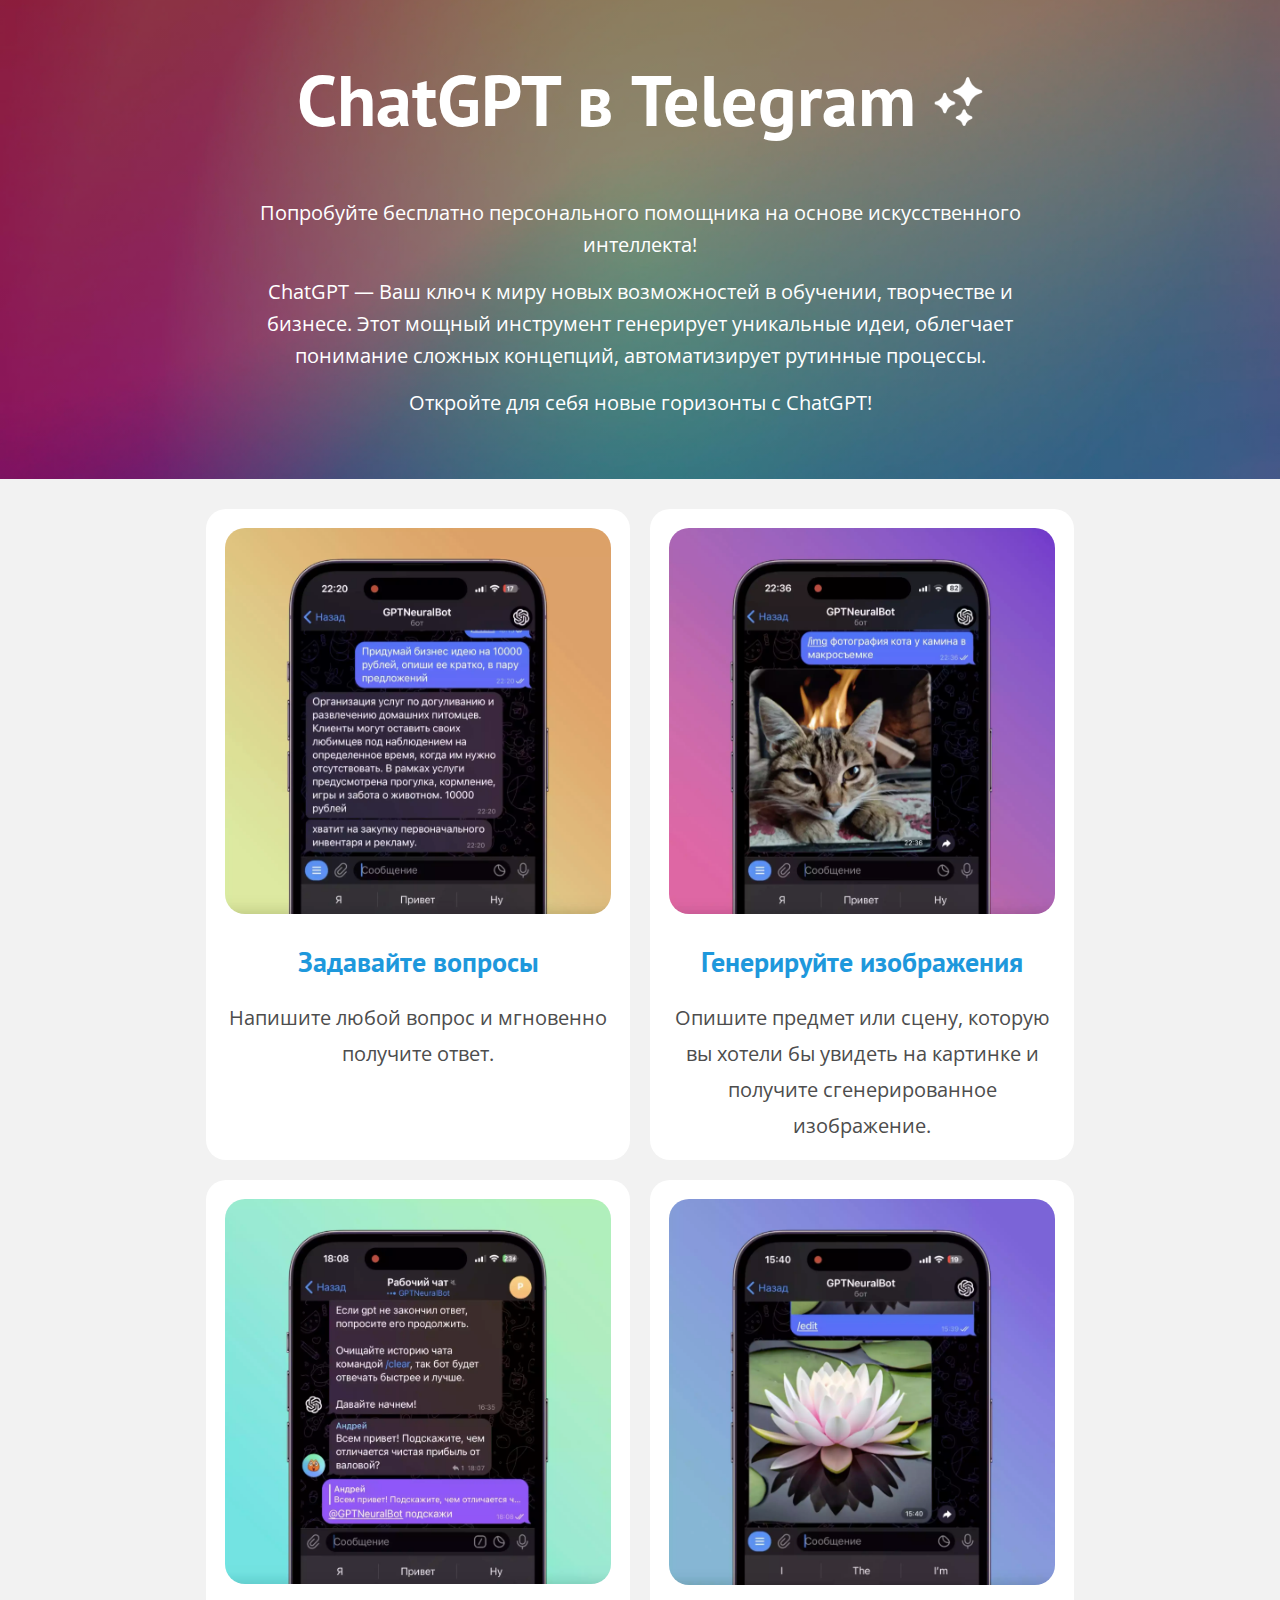
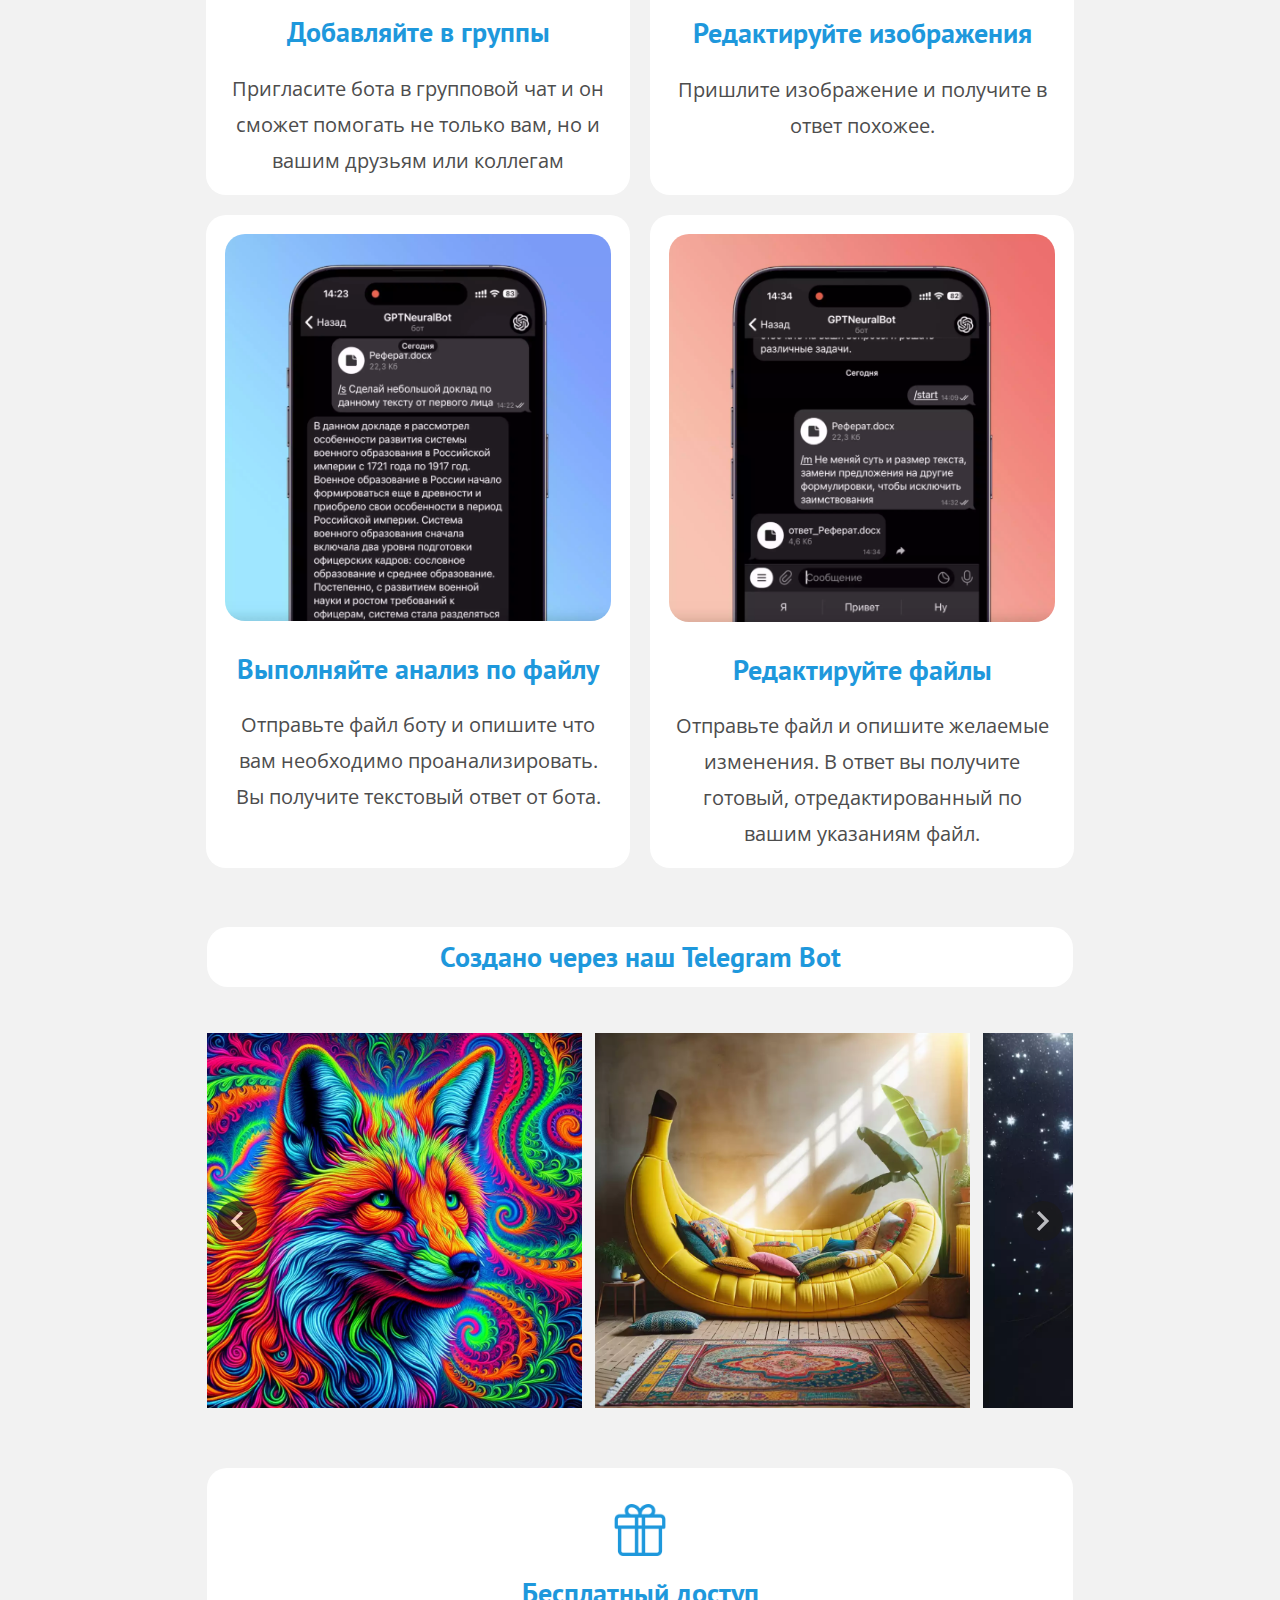
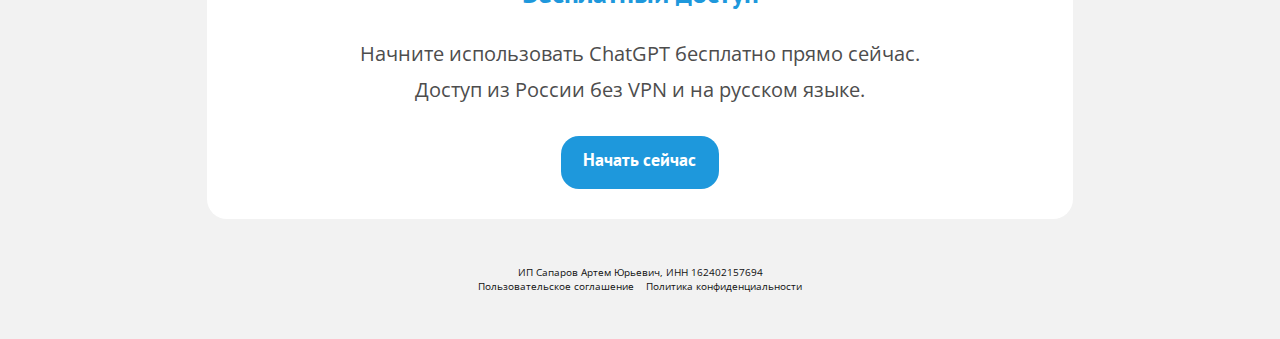
<file: index.html>
<!DOCTYPE html>
<html lang="en">

<head>
    <meta charset="UTF-8">
    <meta name="viewport" content="width=device-width, initial-scale=1.0">
    <link rel="stylesheet" href="./assets/css/style.css">
    <title>ChatGPT в Telegram</title>
</head>

<body>

    <section class="banner">
        <div class="text-content">
            <h2 class="title">ChatGPT ​в Telegram <img src="./assets/images/banner-title-img.png" alt="banner-title-img"></h2>
            <p class="info">Попробуйте бесплатно персонального помощника на основе искусственного интеллекта!</p>
            <p class="info">ChatGPT — Ваш ключ к миру новых возможностей в обучении, творчестве и бизнесе. Этот мощный
                инструмент генерирует уникальные идеи, облегчает понимание сложных концепций, автоматизирует рутинные
                процессы.</p>
            <p class="info">Откройте для себя новые горизонты с ChatGPT!</p>
        </div>
    </section>

    <section class="gpt-cards-content">
        <div class="gpt-cards">
            <div class="card">
                <img src="./assets/images/gpt-img-1.webp" alt="gpt-card-images">
                <h2 class="title">Задавайте вопросы</h2>
                <p class="info">Напишите любой вопрос и мгновенно получите ответ.</p>
            </div>
            <div class="card">
                <img src="./assets/images/gpt-img-2.webp" alt="gpt-card-images">
                <h2 class="title">Генерируйте изображения</h2>
                <p class="info">Опишите предмет или сцену, которую вы хотели бы увидеть на картинке и получите сгенерированное изображение.</p>
            </div>
            <div class="card">
                <img src="./assets/images/gpt-img-3.webp" alt="gpt-card-images">
                <h2 class="title">Добавляйте в группы</h2>
                <p class="info">Пригласите бота в групповой чат и он сможет помогать не только вам, но и вашим друзьям или коллегам</p>
            </div>
            <div class="card">
                <img src="./assets/images/gpt-img-4.webp" alt="gpt-card-images">
                <h2 class="title">Редактируйте изображения</h2>
                <p class="info">Пришлите изображение и получите в ответ похожее.</p>
            </div>
            <div class="card">
                <img src="./assets/images/gpt-img-5.webp" alt="gpt-card-images">
                <h2 class="title">Выполняйте анализ по файлу</h2>
                <p class="info">Отправьте файл боту и опишите что вам необходимо проанализировать. Вы получите текстовый ответ от бота.</p>
            </div>
            <div class="card">
                <img src="./assets/images/gpt-img-6.webp" alt="gpt-card-images">
                <h2 class="title">Редактируйте файлы</h2>
                <p class="info">Отправьте файл и опишите желаемые изменения. В ответ вы получите готовый, отредактированный по вашим указаниям файл.</p>
            </div>
        </div>
    </section>

    <section class="telegram-bot-content">
        <div class="telegram-bot-title">
            <h2 class="title">Создано через наш Telegram Bot</h2>
        </div>
    </section>

    <section class="slide-content">
        <div class="slide-box">
            <div class="slide-wrapper slide_scrollX">
                <div class="slide-max-content">
                    <img src="./assets/images/slide-1.webp" alt="slide-1">
                    <img src="./assets/images/slide-2.webp" alt="slide-2">
                    <img src="./assets/images/slide-3.webp" alt="slide-3">
                    <img src="./assets/images/slide-4.webp" alt="slide-4">
                    <img src="./assets/images/slide-5.webp" alt="slide-5">
                    <img src="./assets/images/slide-6.webp" alt="slide-6">
                    <img src="./assets/images/slide-7.webp" alt="slide-7">
                    <img src="./assets/images/slide-8.webp" alt="slide-8">
                </div>
            </div>
            <div class="navigation-slide">
                <a href="javascript:void(0)" class="navig-button slide_prev_btn">
                    <img src="./assets/images/white-prev-icon.svg" alt="prev">
                </a>
                <a href="javascript:void(0)" class="navig-button slide_next_btn">
                    <img src="./assets/images/white-next-icon.svg" alt="next">
                </a>
            </div>
        </div>
    </section>

    <section class="gift-content">
        <div class="gift-blog">
            <img src="./assets/images/gift-img.png" alt="gift">
            <h2 class="title">Бесплатный доступ</h2>
            <p class="info">Начните использовать ChatGPT бесплатно прямо сейчас. <br>
                Доступ из России без VPN и на русском языке.</p>
            <a href="https://t.me/GPTNeuralBot" class="btn" target="_blank">Начать сейчас </a>
        </div>
    </section>

    <section class="footer">
        <div class="footer-text">
            <p class="text">
                ИП Сапаров Артем Юрьевич, ИНН 162402157694 <br>
                <a href="./terms-of-use.html">Пользовательское соглашение</a>
                &nbsp;&nbsp;
                <a href="./privacy-policy.html">Политика конфиденциальности</a>
            </p>
        </div>
    </section>

    <script src="./assets/js/main.js"></script>
</body>

</html>
</file>
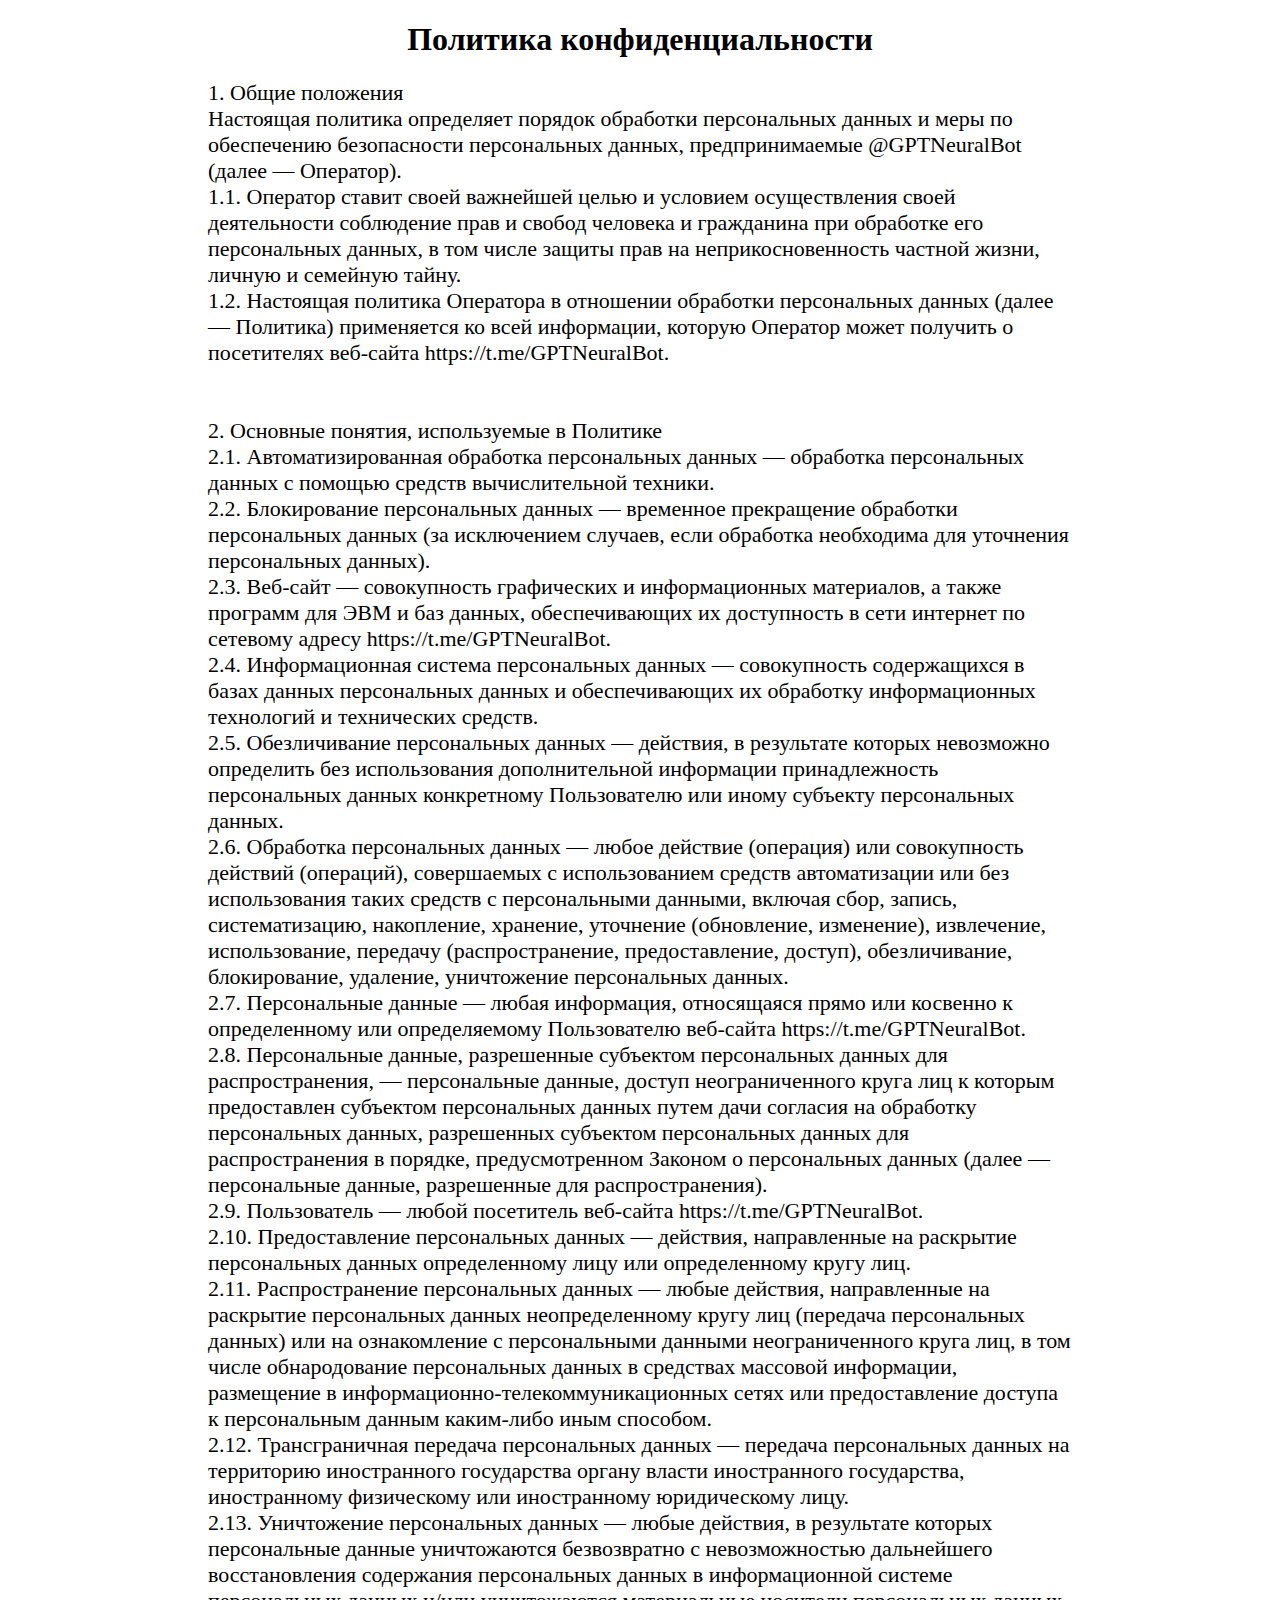
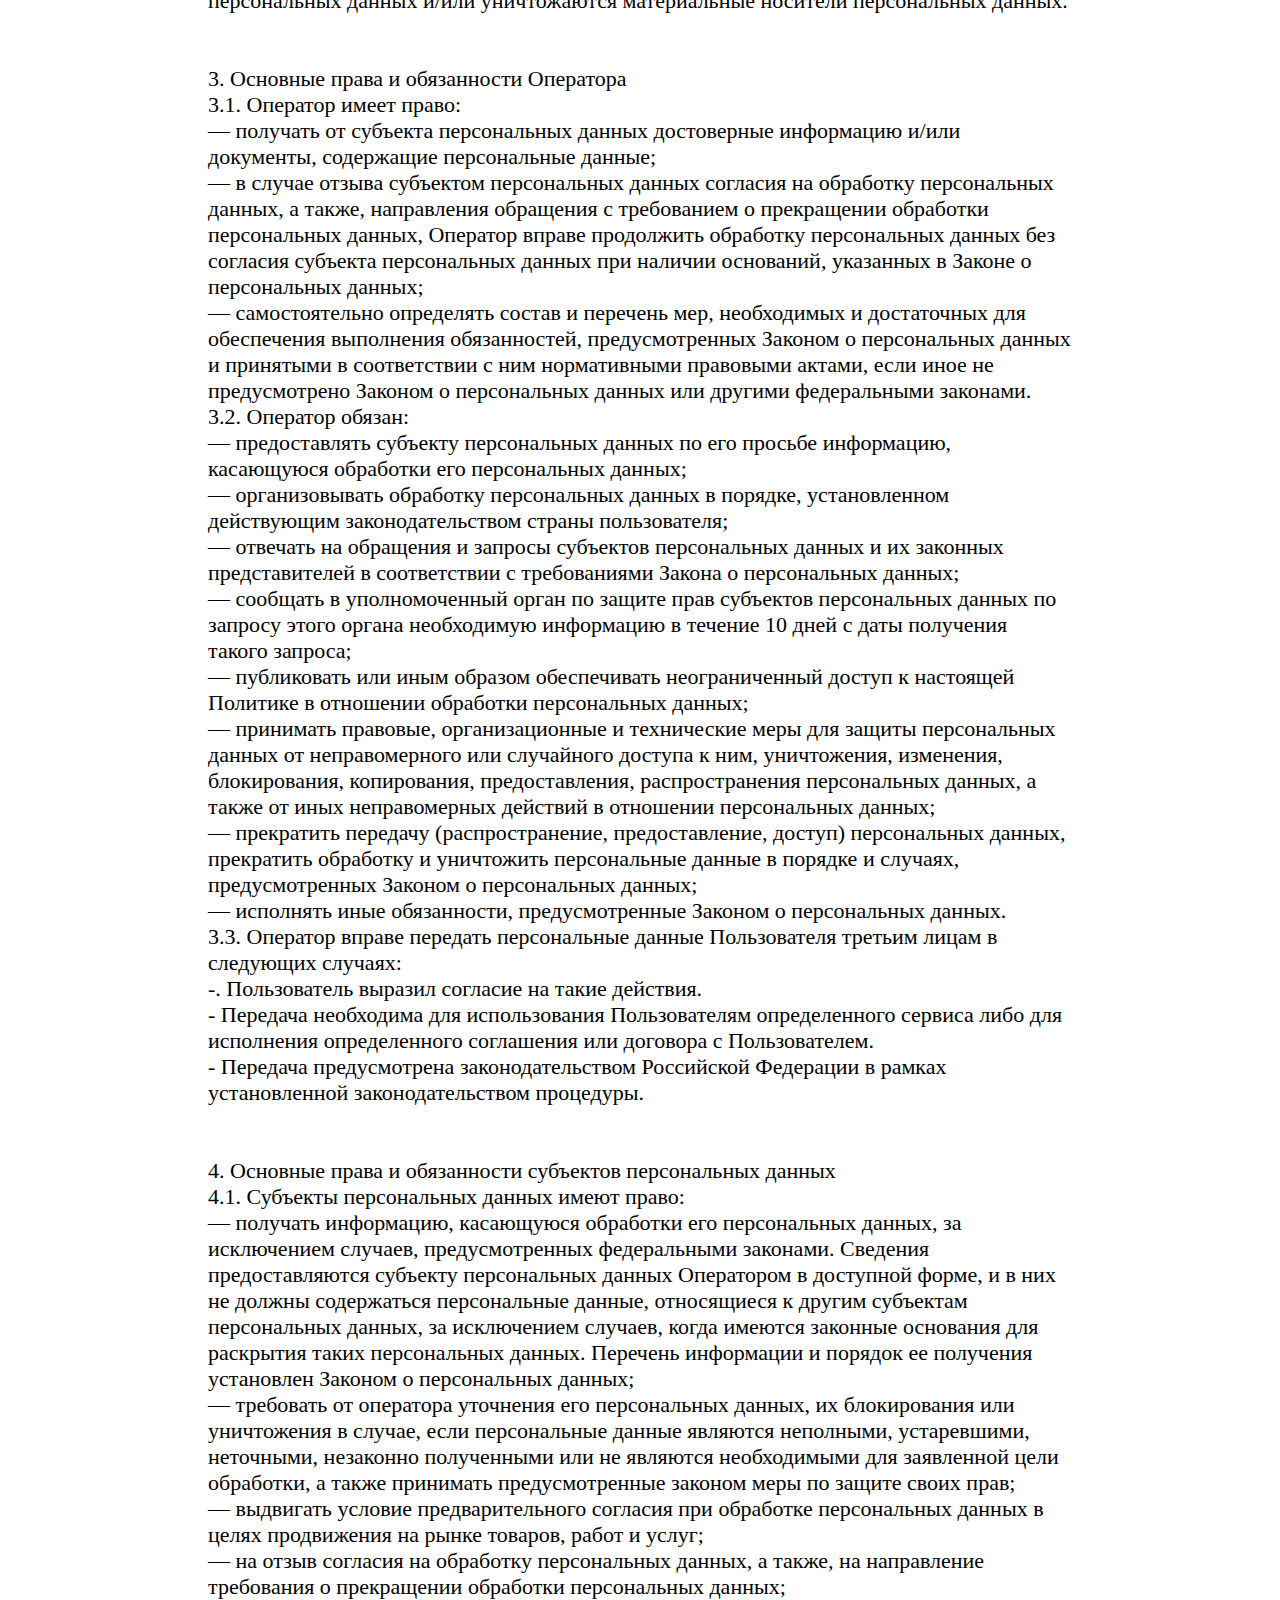
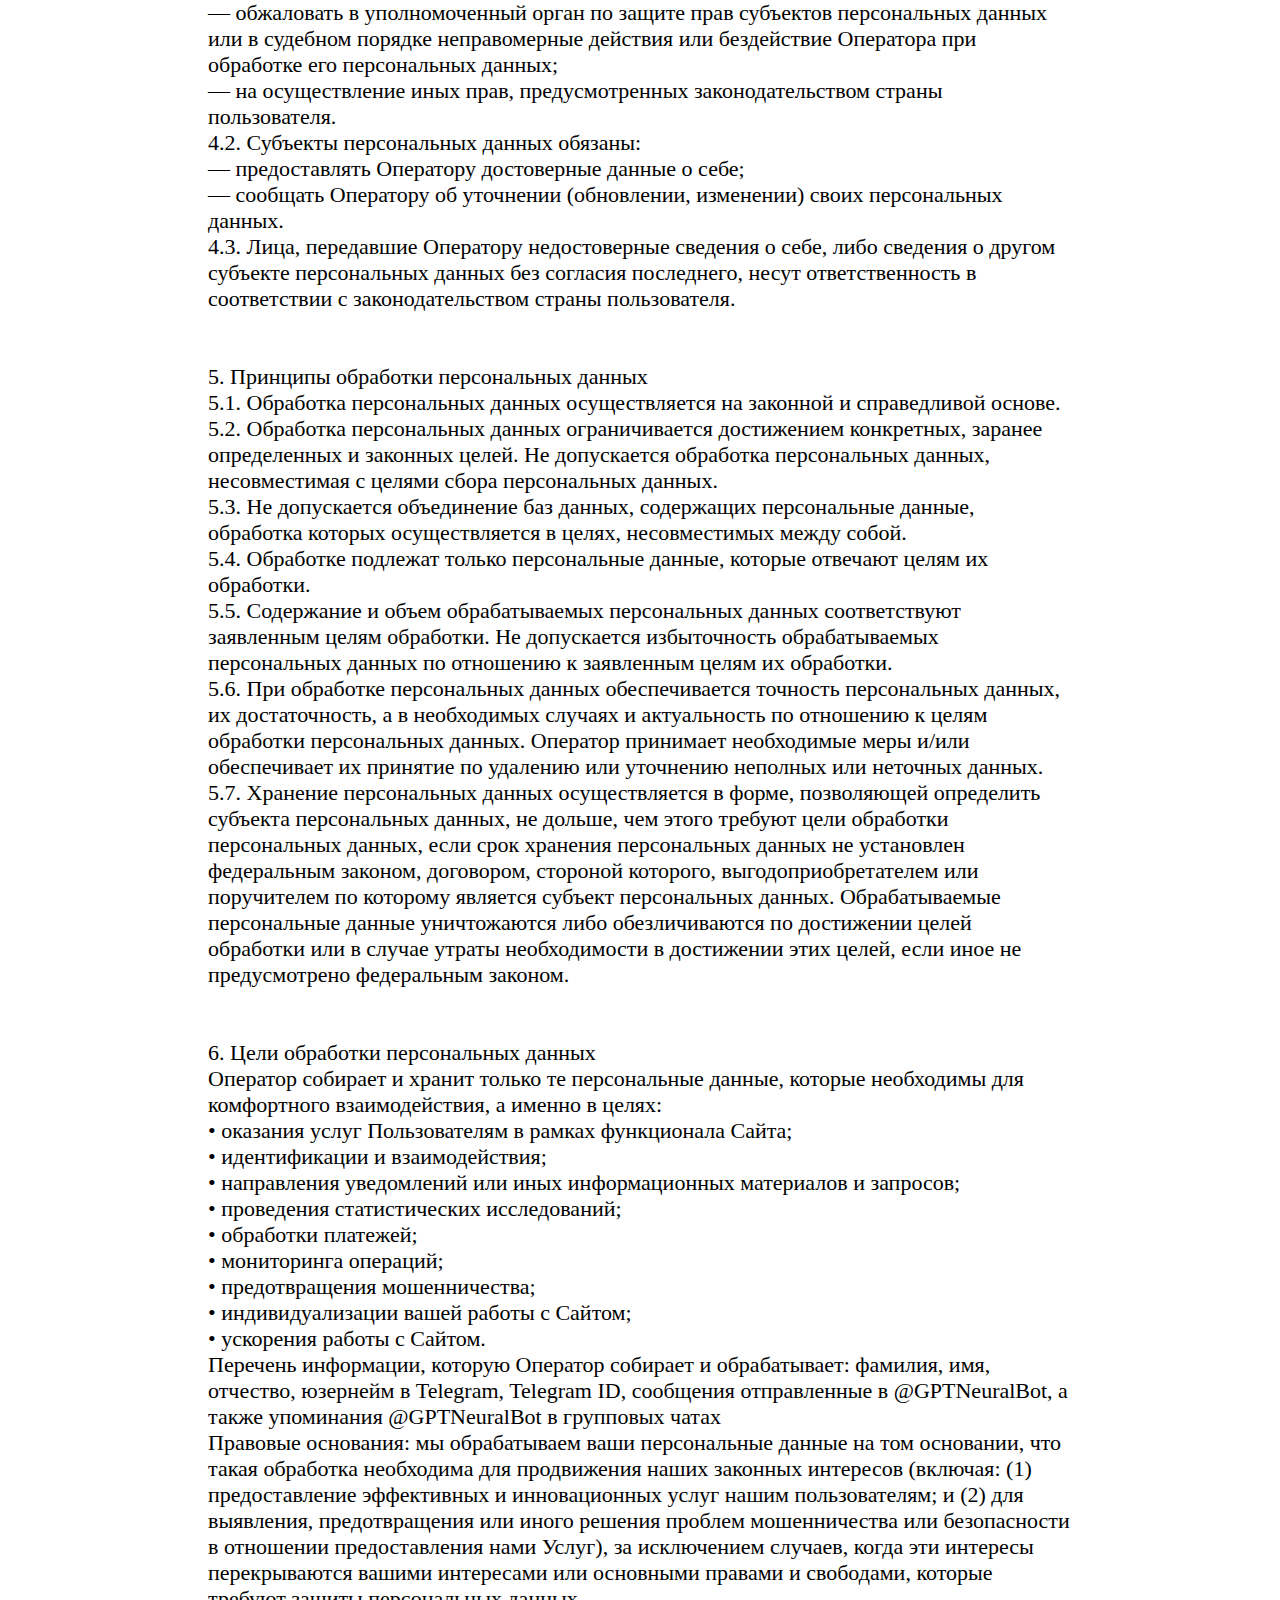
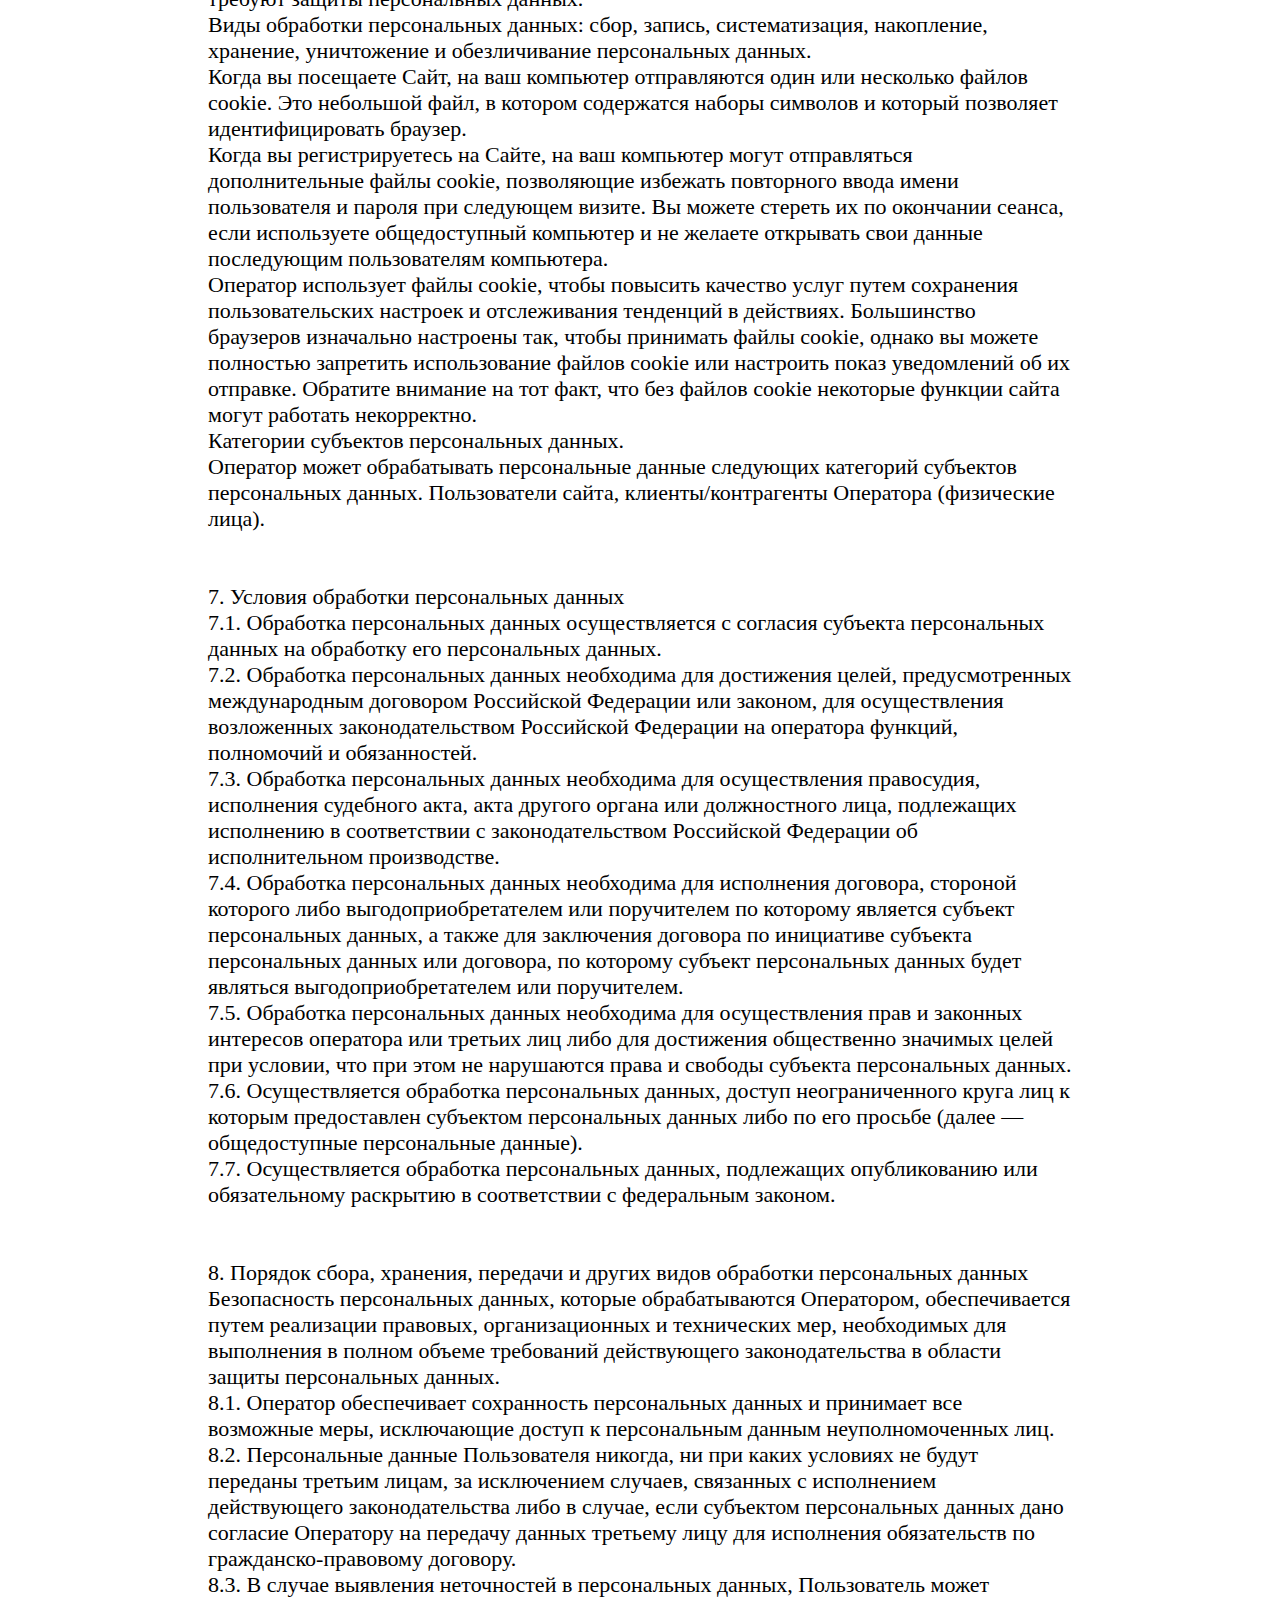
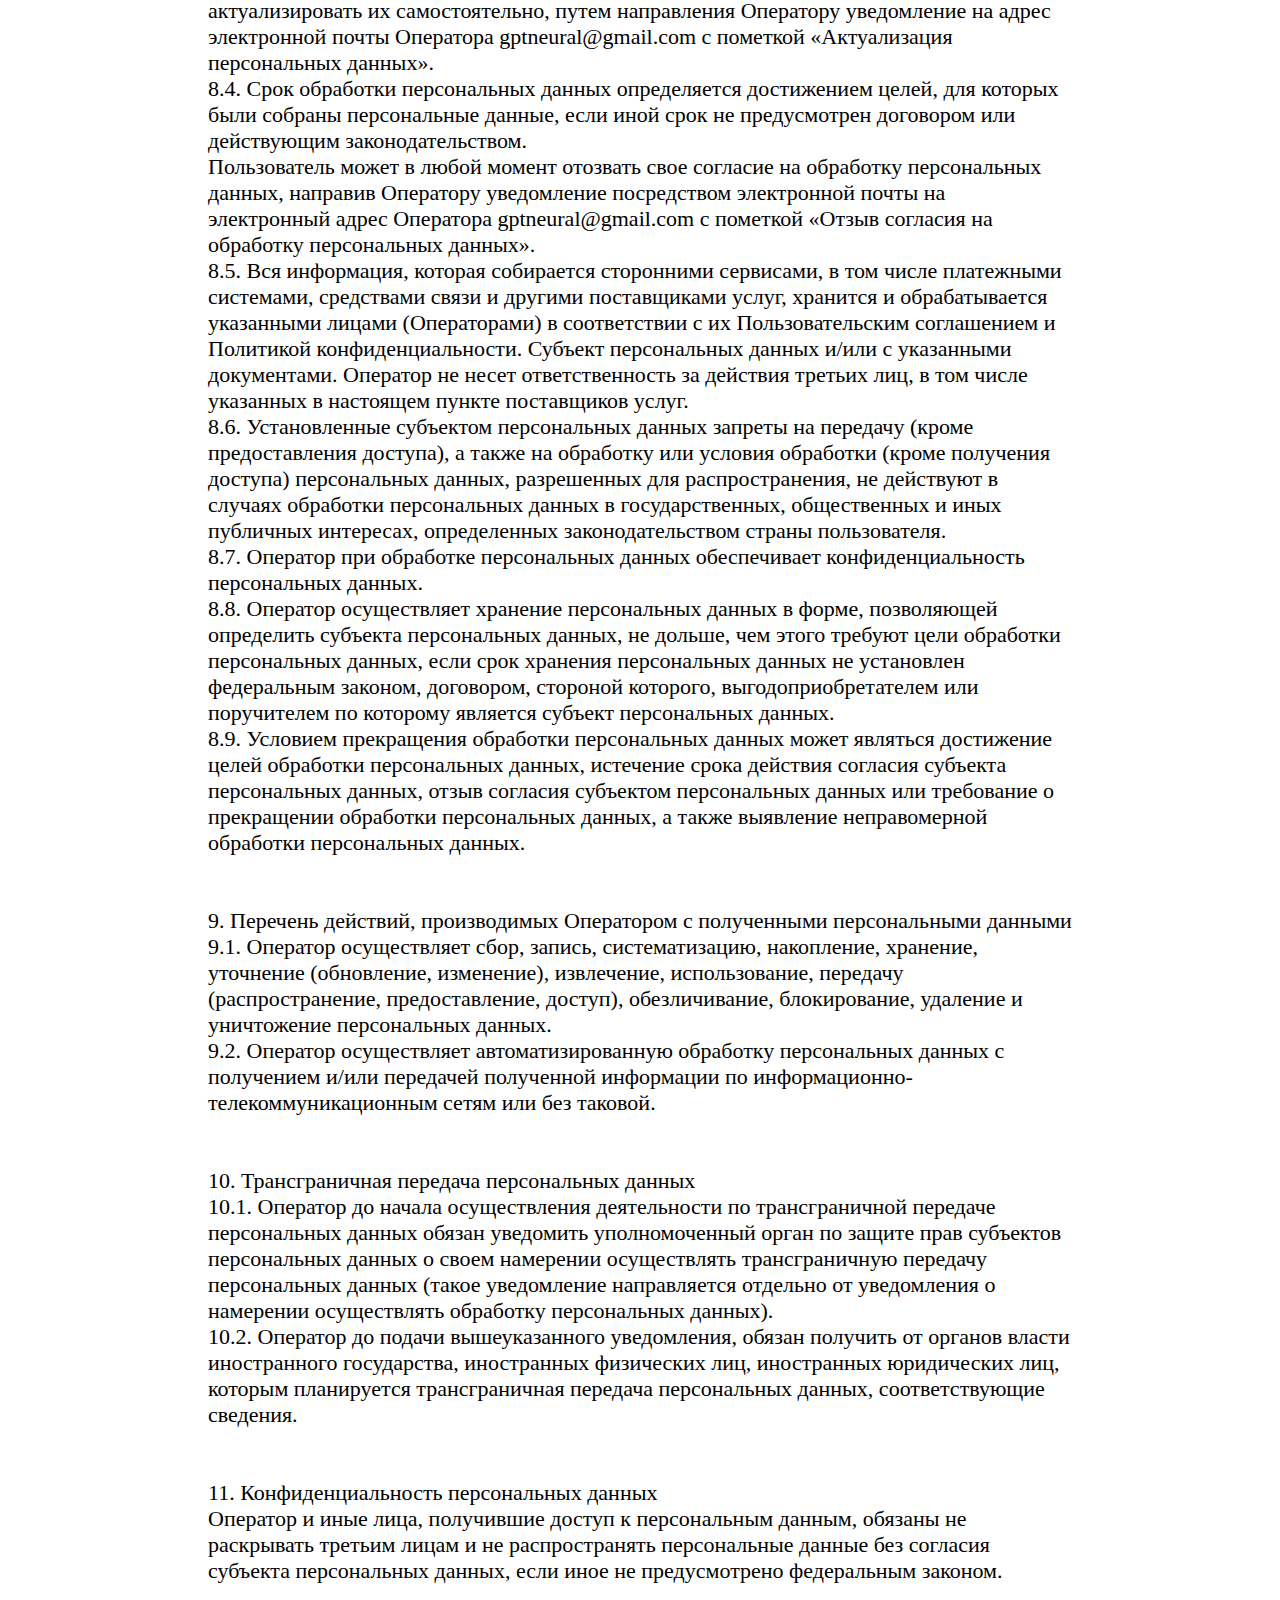
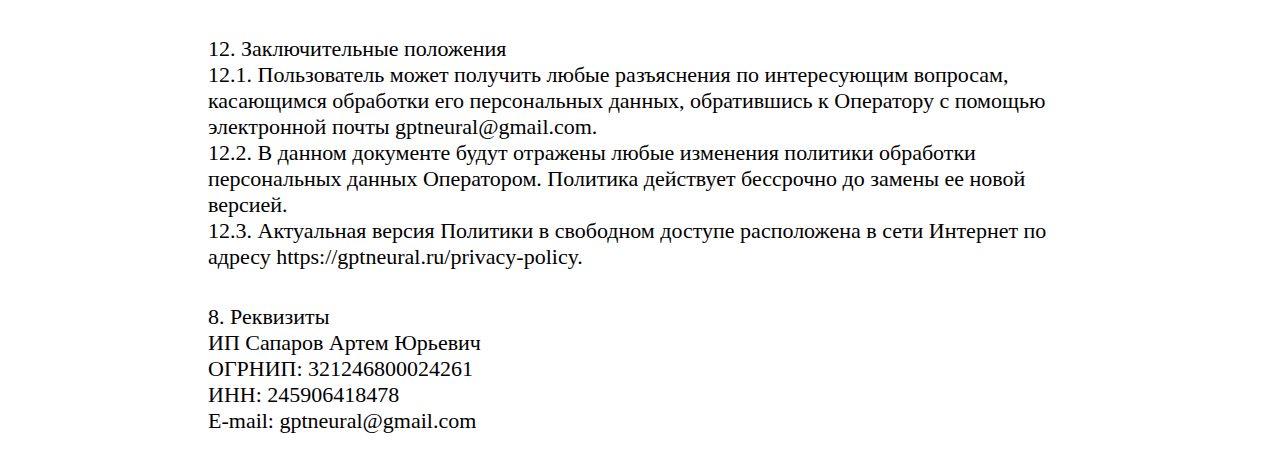
<file: privacy-policy.html>
<!DOCTYPE html>
<html lang="ru">

<head>
    <title>Политика конфиденциальности</title>
    <meta name="viewport" content="width=device-width, initial-scale=1">
    <meta http-equiv="Content-Type" content="text/html; charset=UTF-8">
    <style>
        body {
            padding-top: 0;
            padding-right: 15px;
            padding-left: 15px;
        }

        @media (min-width: 768px) {
            body {
                padding-right: 200px;
                padding-left: 200px;
            }
        }
    </style>
</head>

<body>
    <h1 style="text-align: center;">Политика конфиденциальности</h1>

    <p><span style="font-size:22px">1. Общие положения<br>
            Настоящая политика определяет порядок обработки персональных данных и меры по обеспечению безопасности
            персональных данных, предпринимаемые @GPTNeuralBot (далее — Оператор).<br>
            1.1. Оператор ставит своей важнейшей целью и условием осуществления своей деятельности соблюдение прав и
            свобод человека и гражданина при обработке его персональных данных, в том числе защиты прав на
            неприкосновенность частной жизни, личную и семейную тайну.<br>
            1.2. Настоящая политика Оператора в отношении обработки персональных данных (далее — Политика) применяется
            ко всей информации, которую Оператор может получить о посетителях веб-сайта https://t.me/GPTNeuralBot.<br>
            <br>
            <br>
            2. Основные понятия, используемые в Политике<br>
            2.1. Автоматизированная обработка персональных данных — обработка персональных данных с помощью средств
            вычислительной техники.<br>
            2.2. Блокирование персональных данных — временное прекращение обработки персональных данных (за исключением
            случаев, если обработка необходима для уточнения персональных данных).<br>
            2.3. Веб-сайт — совокупность графических и информационных материалов, а также программ для ЭВМ и баз данных,
            обеспечивающих их доступность в сети интернет по сетевому адресу https://t.me/GPTNeuralBot.<br>
            2.4. Информационная система персональных данных — совокупность содержащихся в базах данных персональных
            данных и обеспечивающих их обработку информационных технологий и технических средств.<br>
            2.5. Обезличивание персональных данных — действия, в результате которых невозможно определить без
            использования дополнительной информации принадлежность персональных данных конкретному Пользователю или
            иному субъекту персональных данных.<br>
            2.6. Обработка персональных данных — любое действие (операция) или совокупность действий (операций),
            совершаемых с использованием средств автоматизации или без использования таких средств с персональными
            данными, включая сбор, запись, систематизацию, накопление, хранение, уточнение (обновление, изменение),
            извлечение, использование, передачу (распространение, предоставление, доступ), обезличивание, блокирование,
            удаление, уничтожение персональных данных.<br>
            2.7. Персональные данные — любая информация, относящаяся прямо или косвенно к определенному или
            определяемому Пользователю веб-сайта https://t.me/GPTNeuralBot.<br>
            2.8. Персональные данные, разрешенные субъектом персональных данных для распространения, — персональные
            данные, доступ неограниченного круга лиц к которым предоставлен субъектом персональных данных путем дачи
            согласия на обработку персональных данных, разрешенных субъектом персональных данных для распространения в
            порядке, предусмотренном Законом о персональных данных (далее — персональные данные, разрешенные для
            распространения).<br>
            2.9. Пользователь — любой посетитель веб-сайта https://t.me/GPTNeuralBot.<br>
            2.10. Предоставление персональных данных — действия, направленные на раскрытие персональных данных
            определенному лицу или определенному кругу лиц.<br>
            2.11. Распространение персональных данных — любые действия, направленные на раскрытие персональных данных
            неопределенному кругу лиц (передача персональных данных) или на ознакомление с персональными данными
            неограниченного круга лиц, в том числе обнародование персональных данных в средствах массовой информации,
            размещение в информационно-телекоммуникационных сетях или предоставление доступа к персональным данным
            каким-либо иным способом.<br>
            2.12. Трансграничная передача персональных данных — передача персональных данных на территорию иностранного
            государства органу власти иностранного государства, иностранному физическому или иностранному юридическому
            лицу.<br>
            2.13. Уничтожение персональных данных — любые действия, в результате которых персональные данные
            уничтожаются безвозвратно с невозможностью дальнейшего восстановления содержания персональных данных в
            информационной системе персональных данных и/или уничтожаются материальные носители персональных данных.<br>
            <br>
            <br>
            3. Основные права и обязанности Оператора<br>
            3.1. Оператор имеет право:<br>
            — получать от субъекта персональных данных достоверные информацию и/или документы, содержащие персональные
            данные;<br>
            — в случае отзыва субъектом персональных данных согласия на обработку персональных данных, а также,
            направления обращения с требованием о прекращении обработки персональных данных, Оператор вправе продолжить
            обработку персональных данных без согласия субъекта персональных данных при наличии оснований, указанных в
            Законе о персональных данных;<br>
            — самостоятельно определять состав и перечень мер, необходимых и достаточных для обеспечения выполнения
            обязанностей, предусмотренных Законом о персональных данных и принятыми в соответствии с ним нормативными
            правовыми актами, если иное не предусмотрено Законом о персональных данных или другими федеральными
            законами.<br>
            3.2. Оператор обязан:<br>
            — предоставлять субъекту персональных данных по его просьбе информацию, касающуюся обработки его
            персональных данных;<br>
            — организовывать обработку персональных данных в порядке, установленном действующим законодательством страны
            пользователя;<br>
            — отвечать на обращения и запросы субъектов персональных данных и их законных представителей в соответствии
            с требованиями Закона о персональных данных;<br>
            — сообщать в уполномоченный орган по защите прав субъектов персональных данных по запросу этого органа
            необходимую информацию в течение 10 дней с даты получения такого запроса;<br>
            — публиковать или иным образом обеспечивать неограниченный доступ к настоящей Политике в отношении обработки
            персональных данных;<br>
            — принимать правовые, организационные и технические меры для защиты персональных данных от неправомерного
            или случайного доступа к ним, уничтожения, изменения, блокирования, копирования, предоставления,
            распространения персональных данных, а также от иных неправомерных действий в отношении персональных
            данных;<br>
            — прекратить передачу (распространение, предоставление, доступ) персональных данных, прекратить обработку и
            уничтожить персональные данные в порядке и случаях, предусмотренных Законом о персональных данных;<br>
            — исполнять иные обязанности, предусмотренные Законом о персональных данных.<br>
            3.3. Оператор вправе передать персональные данные Пользователя третьим лицам в следующих случаях:<br>
            -. Пользователь выразил согласие на такие действия.<br>
            - Передача необходима для использования Пользователям определенного сервиса либо для исполнения
            определенного соглашения или договора с Пользователем.<br>
            - Передача предусмотрена законодательством Российской Федерации в рамках установленной законодательством
            процедуры.<br>
            <br>
            <br>
            4. Основные права и обязанности субъектов персональных данных<br>
            4.1. Субъекты персональных данных имеют право:<br>
            — получать информацию, касающуюся обработки его персональных данных, за исключением случаев, предусмотренных
            федеральными законами. Сведения предоставляются субъекту персональных данных Оператором в доступной форме, и
            в них не должны содержаться персональные данные, относящиеся к другим субъектам персональных данных, за
            исключением случаев, когда имеются законные основания для раскрытия таких персональных данных. Перечень
            информации и порядок ее получения установлен Законом о персональных данных;<br>
            — требовать от оператора уточнения его персональных данных, их блокирования или уничтожения в случае, если
            персональные данные являются неполными, устаревшими, неточными, незаконно полученными или не являются
            необходимыми для заявленной цели обработки, а также принимать предусмотренные законом меры по защите своих
            прав;<br>
            — выдвигать условие предварительного согласия при обработке персональных данных в целях продвижения на рынке
            товаров, работ и услуг;<br>
            — на отзыв согласия на обработку персональных данных, а также, на направление требования о прекращении
            обработки персональных данных;<br>
            — обжаловать в уполномоченный орган по защите прав субъектов персональных данных или в судебном порядке
            неправомерные действия или бездействие Оператора при обработке его персональных данных;<br>
            — на осуществление иных прав, предусмотренных законодательством страны пользователя.<br>
            4.2. Субъекты персональных данных обязаны:<br>
            — предоставлять Оператору достоверные данные о себе;<br>
            — сообщать Оператору об уточнении (обновлении, изменении) своих персональных данных.<br>
            4.3. Лица, передавшие Оператору недостоверные сведения о себе, либо сведения о другом субъекте персональных
            данных без согласия последнего, несут ответственность в соответствии с законодательством страны
            пользователя.<br>
            <br>
            <br>
            5. Принципы обработки персональных данных<br>
            5.1. Обработка персональных данных осуществляется на законной и справедливой основе.<br>
            5.2. Обработка персональных данных ограничивается достижением конкретных, заранее определенных и законных
            целей. Не допускается обработка персональных данных, несовместимая с целями сбора персональных данных.<br>
            5.3. Не допускается объединение баз данных, содержащих персональные данные, обработка которых осуществляется
            в целях, несовместимых между собой.<br>
            5.4. Обработке подлежат только персональные данные, которые отвечают целям их обработки.<br>
            5.5. Содержание и объем обрабатываемых персональных данных соответствуют заявленным целям обработки. Не
            допускается избыточность обрабатываемых персональных данных по отношению к заявленным целям их
            обработки.<br>
            5.6. При обработке персональных данных обеспечивается точность персональных данных, их достаточность, а в
            необходимых случаях и актуальность по отношению к целям обработки персональных данных. Оператор принимает
            необходимые меры и/или обеспечивает их принятие по удалению или уточнению неполных или неточных данных.<br>
            5.7. Хранение персональных данных осуществляется в форме, позволяющей определить субъекта персональных
            данных, не дольше, чем этого требуют цели обработки персональных данных, если срок хранения персональных
            данных не установлен федеральным законом, договором, стороной которого, выгодоприобретателем или поручителем
            по которому является субъект персональных данных. Обрабатываемые персональные данные уничтожаются либо
            обезличиваются по достижении целей обработки или в случае утраты необходимости в достижении этих целей, если
            иное не предусмотрено федеральным законом.<br>
            <br>
            <br>
            6. Цели обработки персональных данных<br>
            Оператор собирает и хранит только те персональные данные, которые необходимы для комфортного взаимодействия,
            а именно в целях:<br>
            • оказания услуг Пользователям в рамках функционала Сайта;<br>
            • идентификации и взаимодействия;<br>
            • направления уведомлений или иных информационных материалов и запросов;<br>
            • проведения статистических исследований;<br>
            • обработки платежей;<br>
            • мониторинга операций;<br>
            • предотвращения мошенничества;<br>
            • индивидуализации вашей работы с Сайтом;<br>
            • ускорения работы с Сайтом.<br>
            Перечень информации, которую Оператор собирает и обрабатывает: фамилия, имя, отчество, юзернейм в Telegram,
            Telegram ID, сообщения отправленные в @GPTNeuralBot, а также упоминания @GPTNeuralBot в групповых чатах<br>
            Правовые основания: мы обрабатываем ваши персональные данные на том основании, что такая обработка
            необходима для продвижения наших законных интересов (включая: (1) предоставление эффективных и инновационных
            услуг нашим пользователям; и (2) для выявления, предотвращения или иного решения проблем мошенничества или
            безопасности в отношении предоставления нами Услуг), за исключением случаев, когда эти интересы
            перекрываются вашими интересами или основными правами и свободами, которые требуют защиты персональных
            данных.<br>
            Виды обработки персональных данных: сбор, запись, систематизация, накопление, хранение, уничтожение и
            обезличивание персональных данных.<br>
            Когда вы посещаете Сайт, на ваш компьютер отправляются один или несколько файлов cookie. Это небольшой файл,
            в котором содержатся наборы символов и который позволяет идентифицировать браузер.<br>
            Когда вы регистрируетесь на Сайте, на ваш компьютер могут отправляться дополнительные файлы cookie,
            позволяющие избежать повторного ввода имени пользователя и пароля при следующем визите. Вы можете стереть их
            по окончании сеанса, если используете общедоступный компьютер и не желаете открывать свои данные последующим
            пользователям компьютера.<br>
            Оператор использует файлы cookie, чтобы повысить качество услуг путем сохранения пользовательских настроек и
            отслеживания тенденций в действиях. Большинство браузеров изначально настроены так, чтобы принимать файлы
            cookie, однако вы можете полностью запретить использование файлов cookie или настроить показ уведомлений об
            их отправке. Обратите внимание на тот факт, что без файлов cookie некоторые функции сайта могут работать
            некорректно.<br>
            Категории субъектов персональных данных.<br>
            Оператор может обрабатывать персональные данные следующих категорий субъектов персональных данных.
            Пользователи сайта, клиенты/контрагенты Оператора (физические лица).<br>
            <br>
            <br>
            7. Условия обработки персональных данных<br>
            7.1. Обработка персональных данных осуществляется с согласия субъекта персональных данных на обработку его
            персональных данных.<br>
            7.2. Обработка персональных данных необходима для достижения целей, предусмотренных международным договором
            Российской Федерации или законом, для осуществления возложенных законодательством Российской Федерации на
            оператора функций, полномочий и обязанностей.<br>
            7.3. Обработка персональных данных необходима для осуществления правосудия, исполнения судебного акта, акта
            другого органа или должностного лица, подлежащих исполнению в соответствии с законодательством Российской
            Федерации об исполнительном производстве.<br>
            7.4. Обработка персональных данных необходима для исполнения договора, стороной которого либо
            выгодоприобретателем или поручителем по которому является субъект персональных данных, а также для
            заключения договора по инициативе субъекта персональных данных или договора, по которому субъект
            персональных данных будет являться выгодоприобретателем или поручителем.<br>
            7.5. Обработка персональных данных необходима для осуществления прав и законных интересов оператора или
            третьих лиц либо для достижения общественно значимых целей при условии, что при этом не нарушаются права и
            свободы субъекта персональных данных.<br>
            7.6. Осуществляется обработка персональных данных, доступ неограниченного круга лиц к которым предоставлен
            субъектом персональных данных либо по его просьбе (далее — общедоступные персональные данные).<br>
            7.7. Осуществляется обработка персональных данных, подлежащих опубликованию или обязательному раскрытию в
            соответствии с федеральным законом.<br>
            <br>
            <br>
            8. Порядок сбора, хранения, передачи и других видов обработки персональных данных<br>
            Безопасность персональных данных, которые обрабатываются Оператором, обеспечивается путем реализации
            правовых, организационных и технических мер, необходимых для выполнения в полном объеме требований
            действующего законодательства в области защиты персональных данных.<br>
            8.1. Оператор обеспечивает сохранность персональных данных и принимает все возможные меры, исключающие
            доступ к персональным данным неуполномоченных лиц.<br>
            8.2. Персональные данные Пользователя никогда, ни при каких условиях не будут переданы третьим лицам, за
            исключением случаев, связанных с исполнением действующего законодательства либо в случае, если субъектом
            персональных данных дано согласие Оператору на передачу данных третьему лицу для исполнения обязательств по
            гражданско-правовому договору.<br>
            8.3. В случае выявления неточностей в персональных данных, Пользователь может актуализировать их
            самостоятельно, путем направления Оператору уведомление на адрес электронной почты Оператора
            gptneural@gmail.com с пометкой «Актуализация персональных данных».<br>
            8.4. Срок обработки персональных данных определяется достижением целей, для которых были собраны
            персональные данные, если иной срок не предусмотрен договором или действующим законодательством.<br>
            Пользователь может в любой момент отозвать свое согласие на обработку персональных данных, направив
            Оператору уведомление посредством электронной почты на электронный адрес Оператора gptneural@gmail.com с
            пометкой «Отзыв согласия на обработку персональных данных».<br>
            8.5. Вся информация, которая собирается сторонними сервисами, в том числе платежными системами, средствами
            связи и другими поставщиками услуг, хранится и обрабатывается указанными лицами (Операторами) в соответствии
            с их Пользовательским соглашением и Политикой конфиденциальности. Субъект персональных данных и/или с
            указанными документами. Оператор не несет ответственность за действия третьих лиц, в том числе указанных в
            настоящем пункте поставщиков услуг.<br>
            8.6. Установленные субъектом персональных данных запреты на передачу (кроме предоставления доступа), а также
            на обработку или условия обработки (кроме получения доступа) персональных данных, разрешенных для
            распространения, не действуют в случаях обработки персональных данных в государственных, общественных и иных
            публичных интересах, определенных законодательством страны пользователя.<br>
            8.7. Оператор при обработке персональных данных обеспечивает конфиденциальность персональных данных.<br>
            8.8. Оператор осуществляет хранение персональных данных в форме, позволяющей определить субъекта
            персональных данных, не дольше, чем этого требуют цели обработки персональных данных, если срок хранения
            персональных данных не установлен федеральным законом, договором, стороной которого, выгодоприобретателем
            или поручителем по которому является субъект персональных данных.<br>
            8.9. Условием прекращения обработки персональных данных может являться достижение целей обработки
            персональных данных, истечение срока действия согласия субъекта персональных данных, отзыв согласия
            субъектом персональных данных или требование о прекращении обработки персональных данных, а также выявление
            неправомерной обработки персональных данных.<br>
            <br>
            <br>
            9. Перечень действий, производимых Оператором с полученными персональными данными<br>
            9.1. Оператор осуществляет сбор, запись, систематизацию, накопление, хранение, уточнение (обновление,
            изменение), извлечение, использование, передачу (распространение, предоставление, доступ), обезличивание,
            блокирование, удаление и уничтожение персональных данных.<br>
            9.2. Оператор осуществляет автоматизированную обработку персональных данных с получением и/или передачей
            полученной информации по информационно-телекоммуникационным сетям или без таковой.<br>
            <br>
            <br>
            10. Трансграничная передача персональных данных<br>
            10.1. Оператор до начала осуществления деятельности по трансграничной передаче персональных данных обязан
            уведомить уполномоченный орган по защите прав субъектов персональных данных о своем намерении осуществлять
            трансграничную передачу персональных данных (такое уведомление направляется отдельно от уведомления о
            намерении осуществлять обработку персональных данных).<br>
            10.2. Оператор до подачи вышеуказанного уведомления, обязан получить от органов власти иностранного
            государства, иностранных физических лиц, иностранных юридических лиц, которым планируется трансграничная
            передача персональных данных, соответствующие сведения.<br>
            <br>
            <br>
            11. Конфиденциальность персональных данных<br>
            Оператор и иные лица, получившие доступ к персональным данным, обязаны не раскрывать третьим лицам и не
            распространять персональные данные без согласия субъекта персональных данных, если иное не предусмотрено
            федеральным законом.<br>
            <br>
            <br>
            12. Заключительные положения<br>
            12.1. Пользователь может получить любые разъяснения по интересующим вопросам, касающимся обработки его
            персональных данных, обратившись к Оператору с помощью электронной почты gptneural@gmail.com.<br>
            12.2. В данном документе будут отражены любые изменения политики обработки персональных данных Оператором.
            Политика действует бессрочно до замены ее новой версией.<br>
            12.3. Актуальная версия Политики в свободном доступе расположена в сети Интернет по адресу
            https://gptneural.ru/privacy-policy.</span><br>
        &nbsp;</p>

    <p><span style="font-size:22px">8. Реквизиты<br>
            ИП Сапаров Артем Юрьевич<br>
            ОГРНИП: 321246800024261<br>
            ИНН: 245906418478<br>
            E-mail: gptneural@gmail.com</span></p>


</body>

</html>
</file>
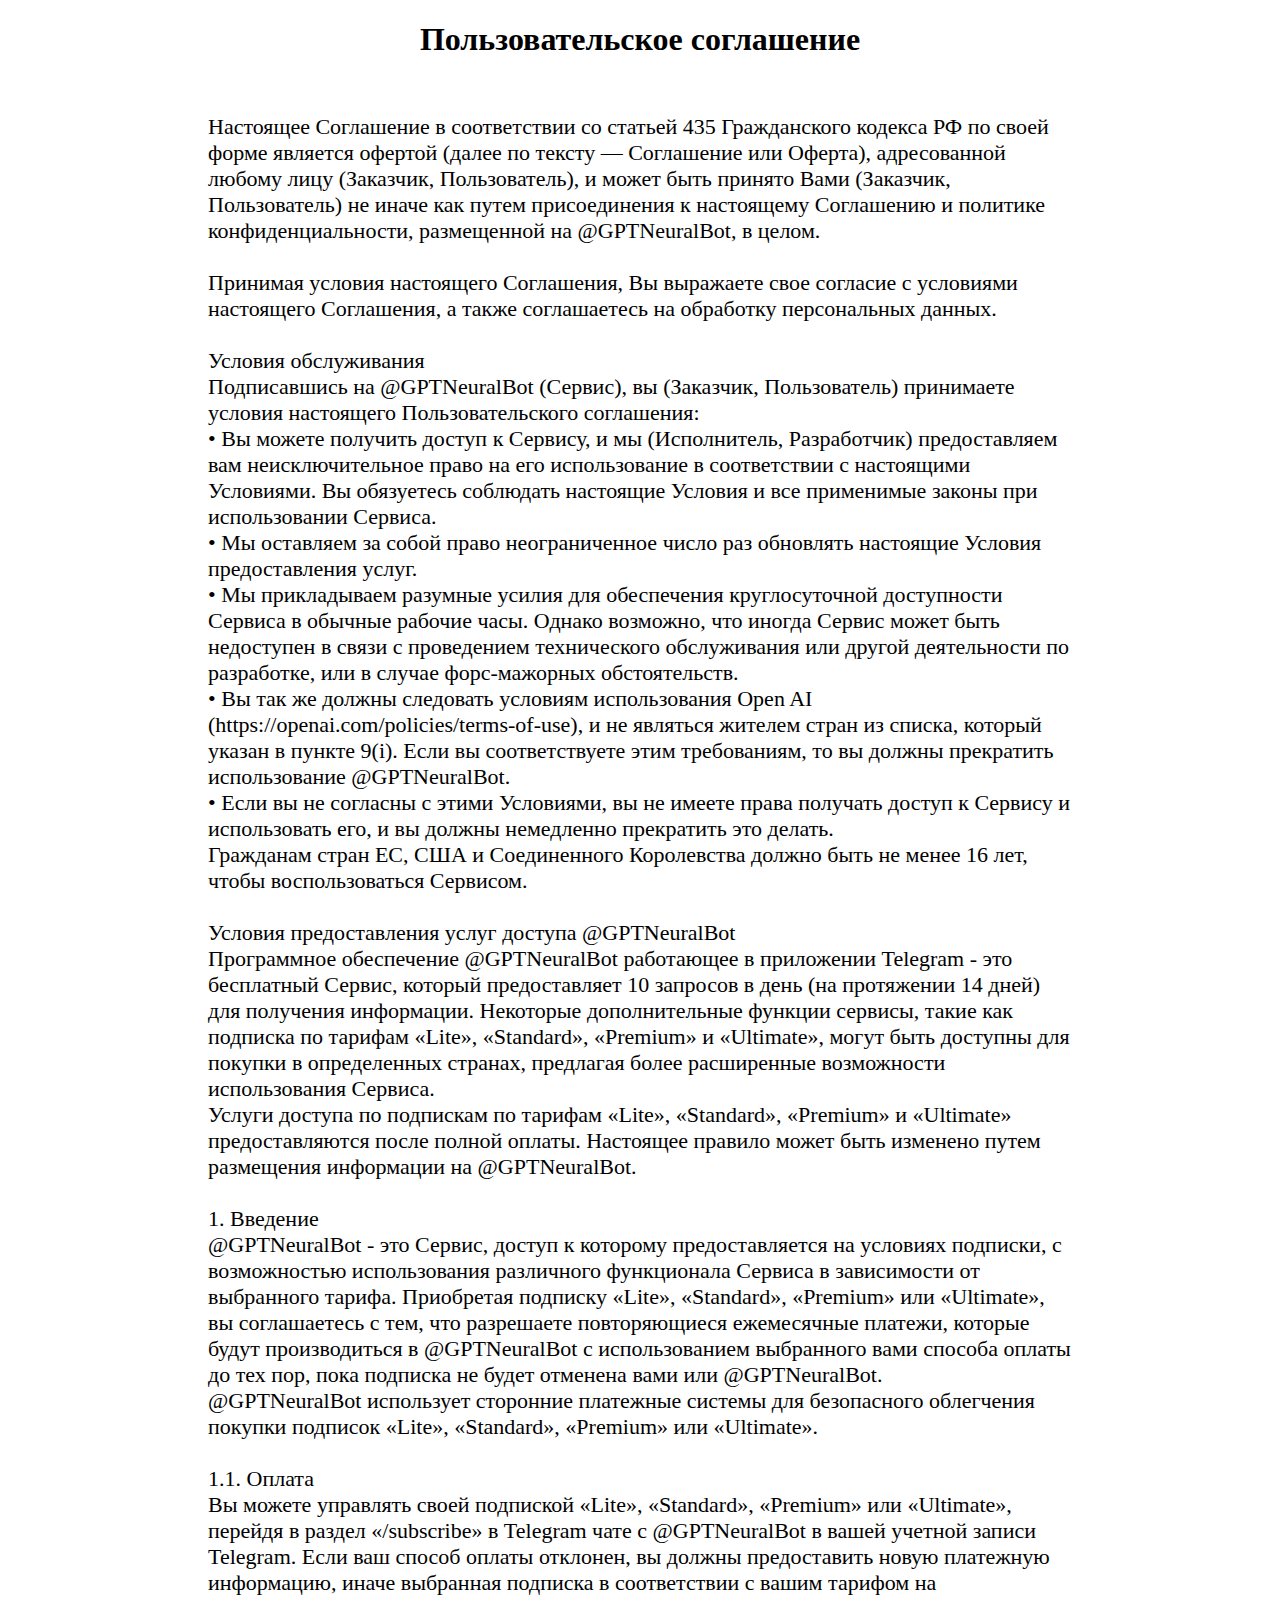
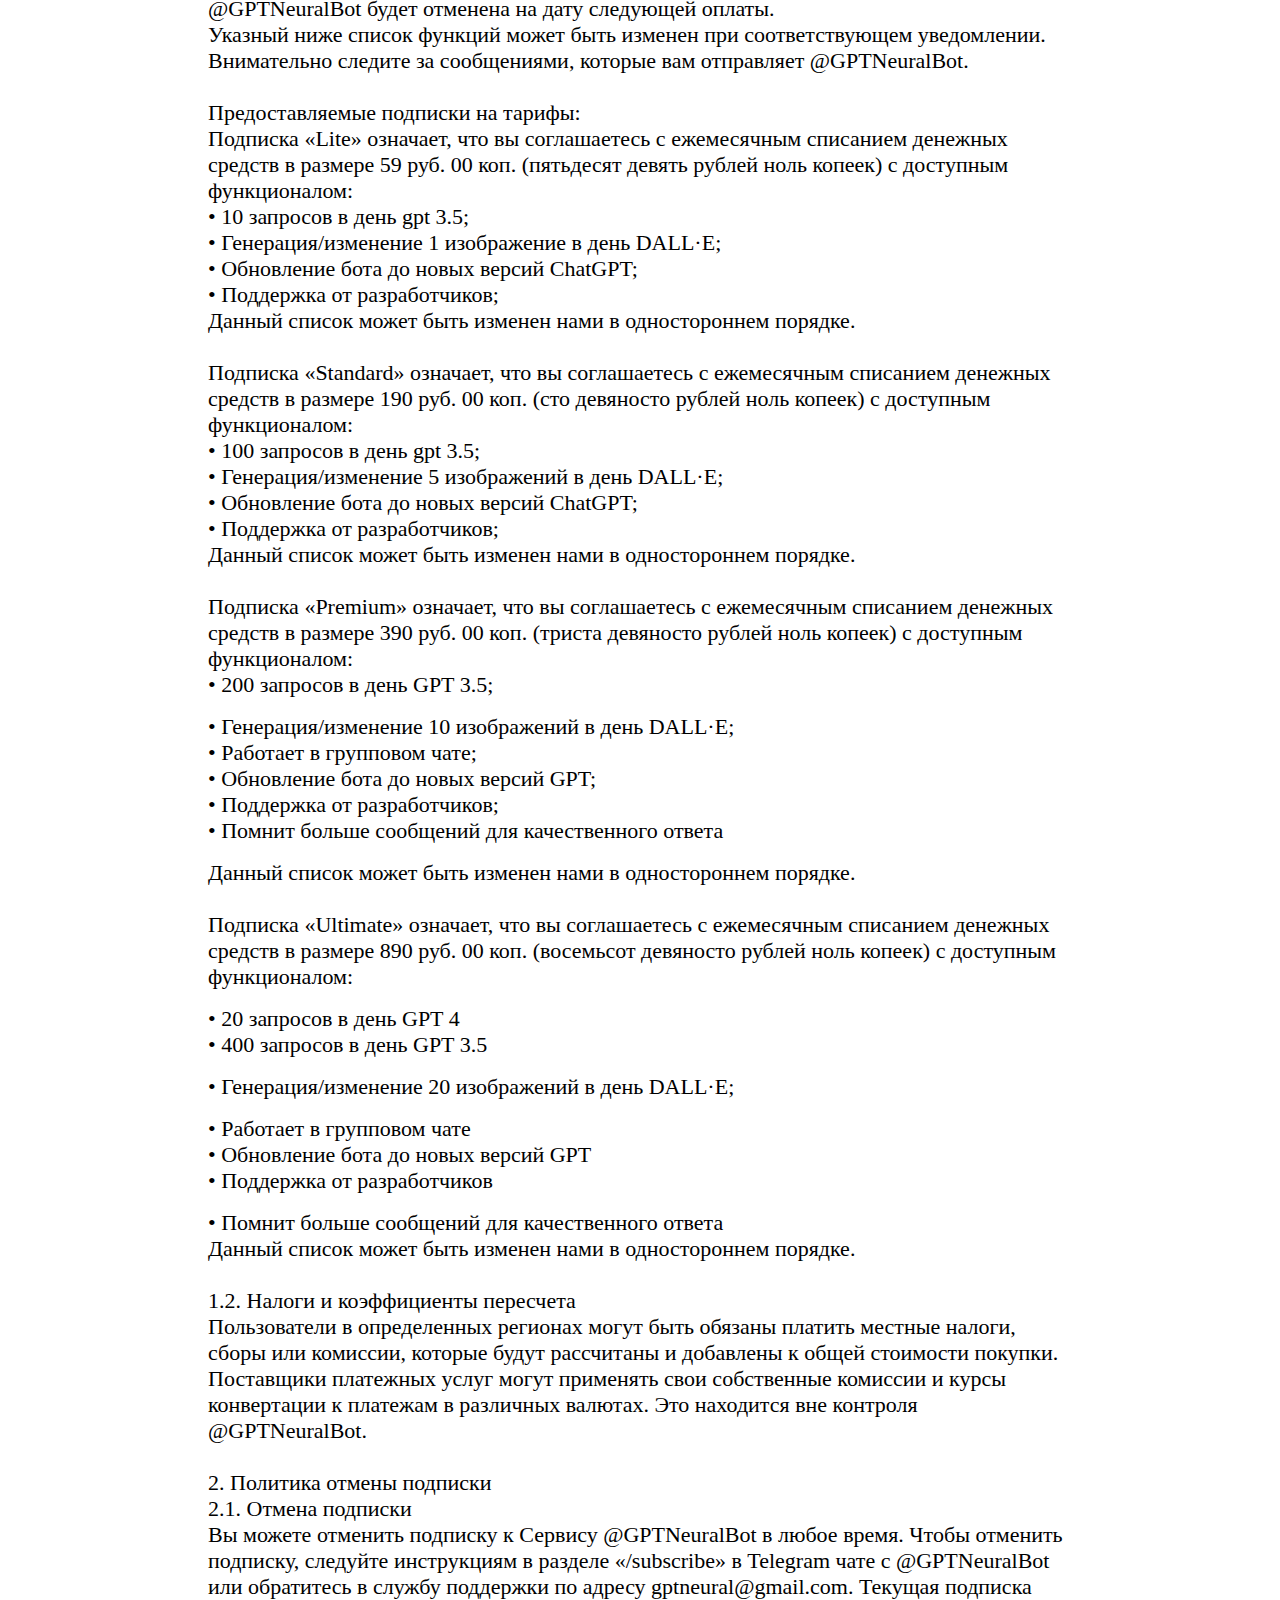
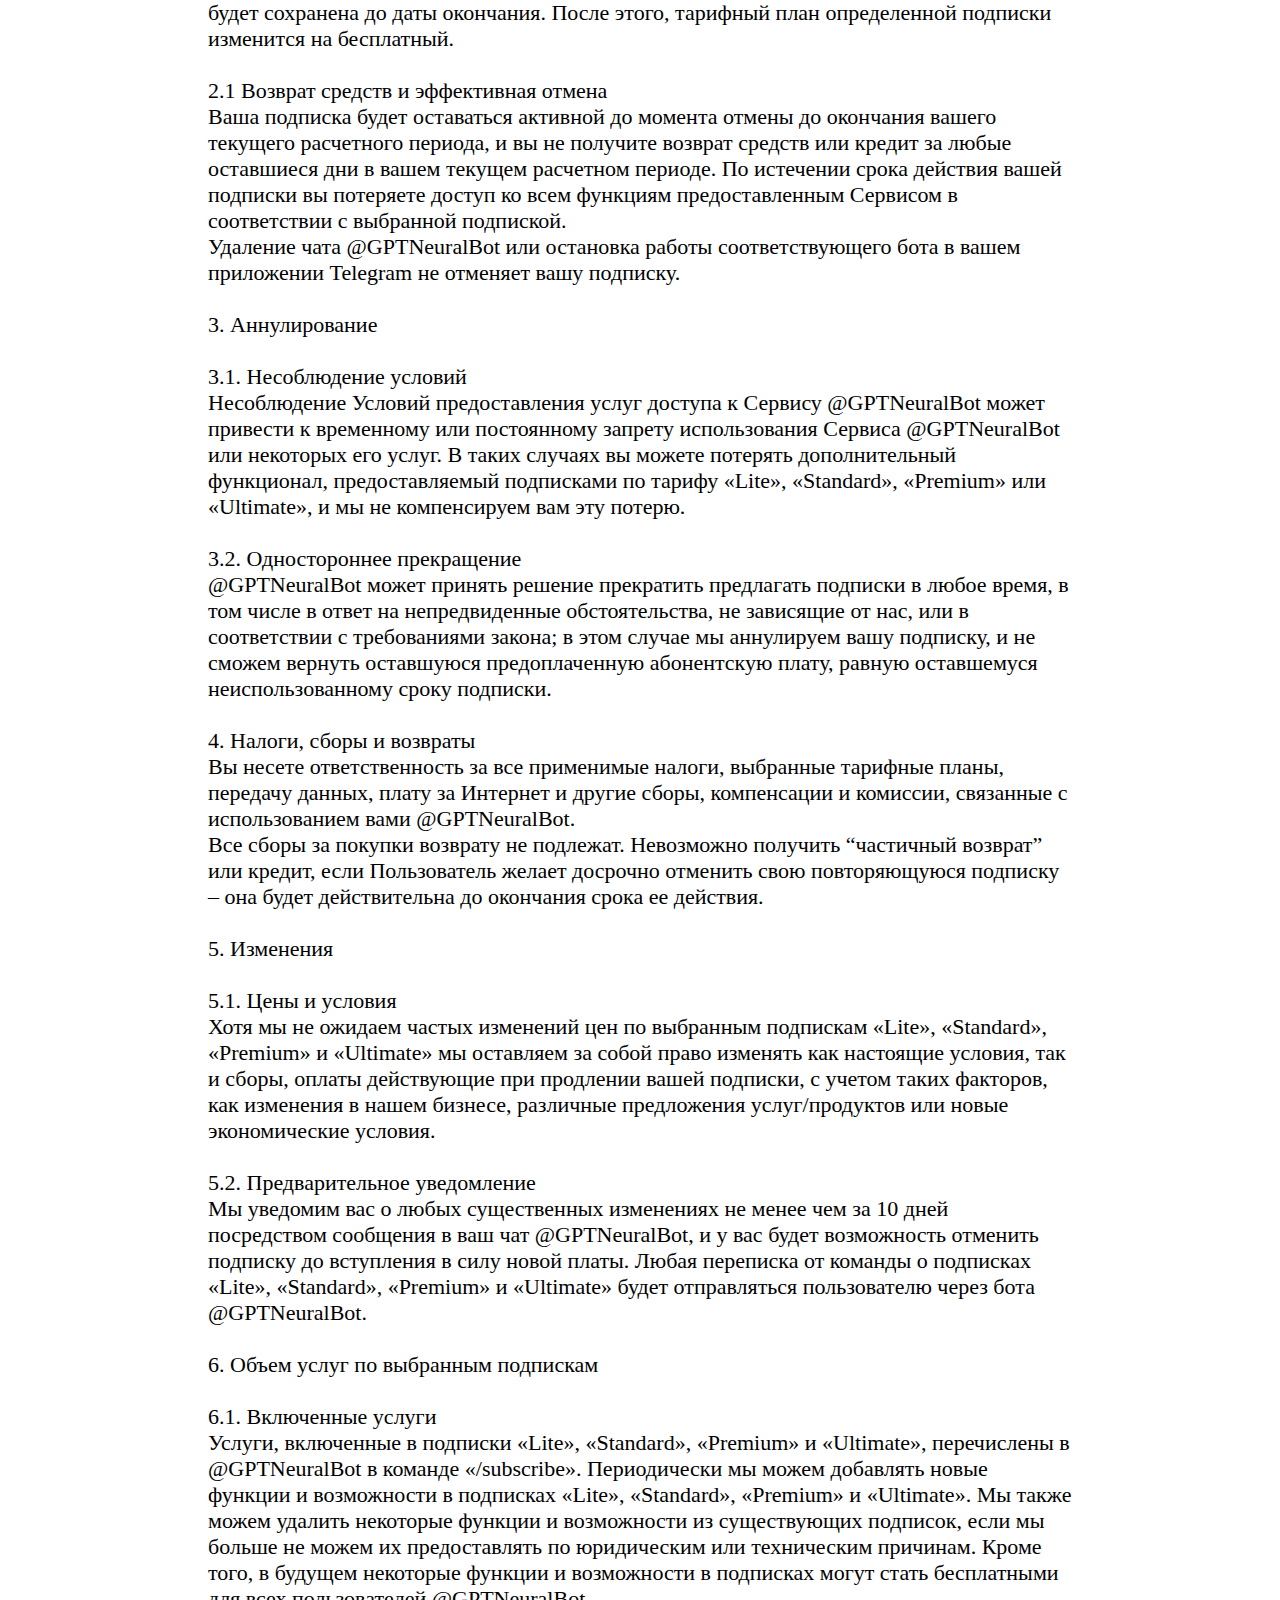
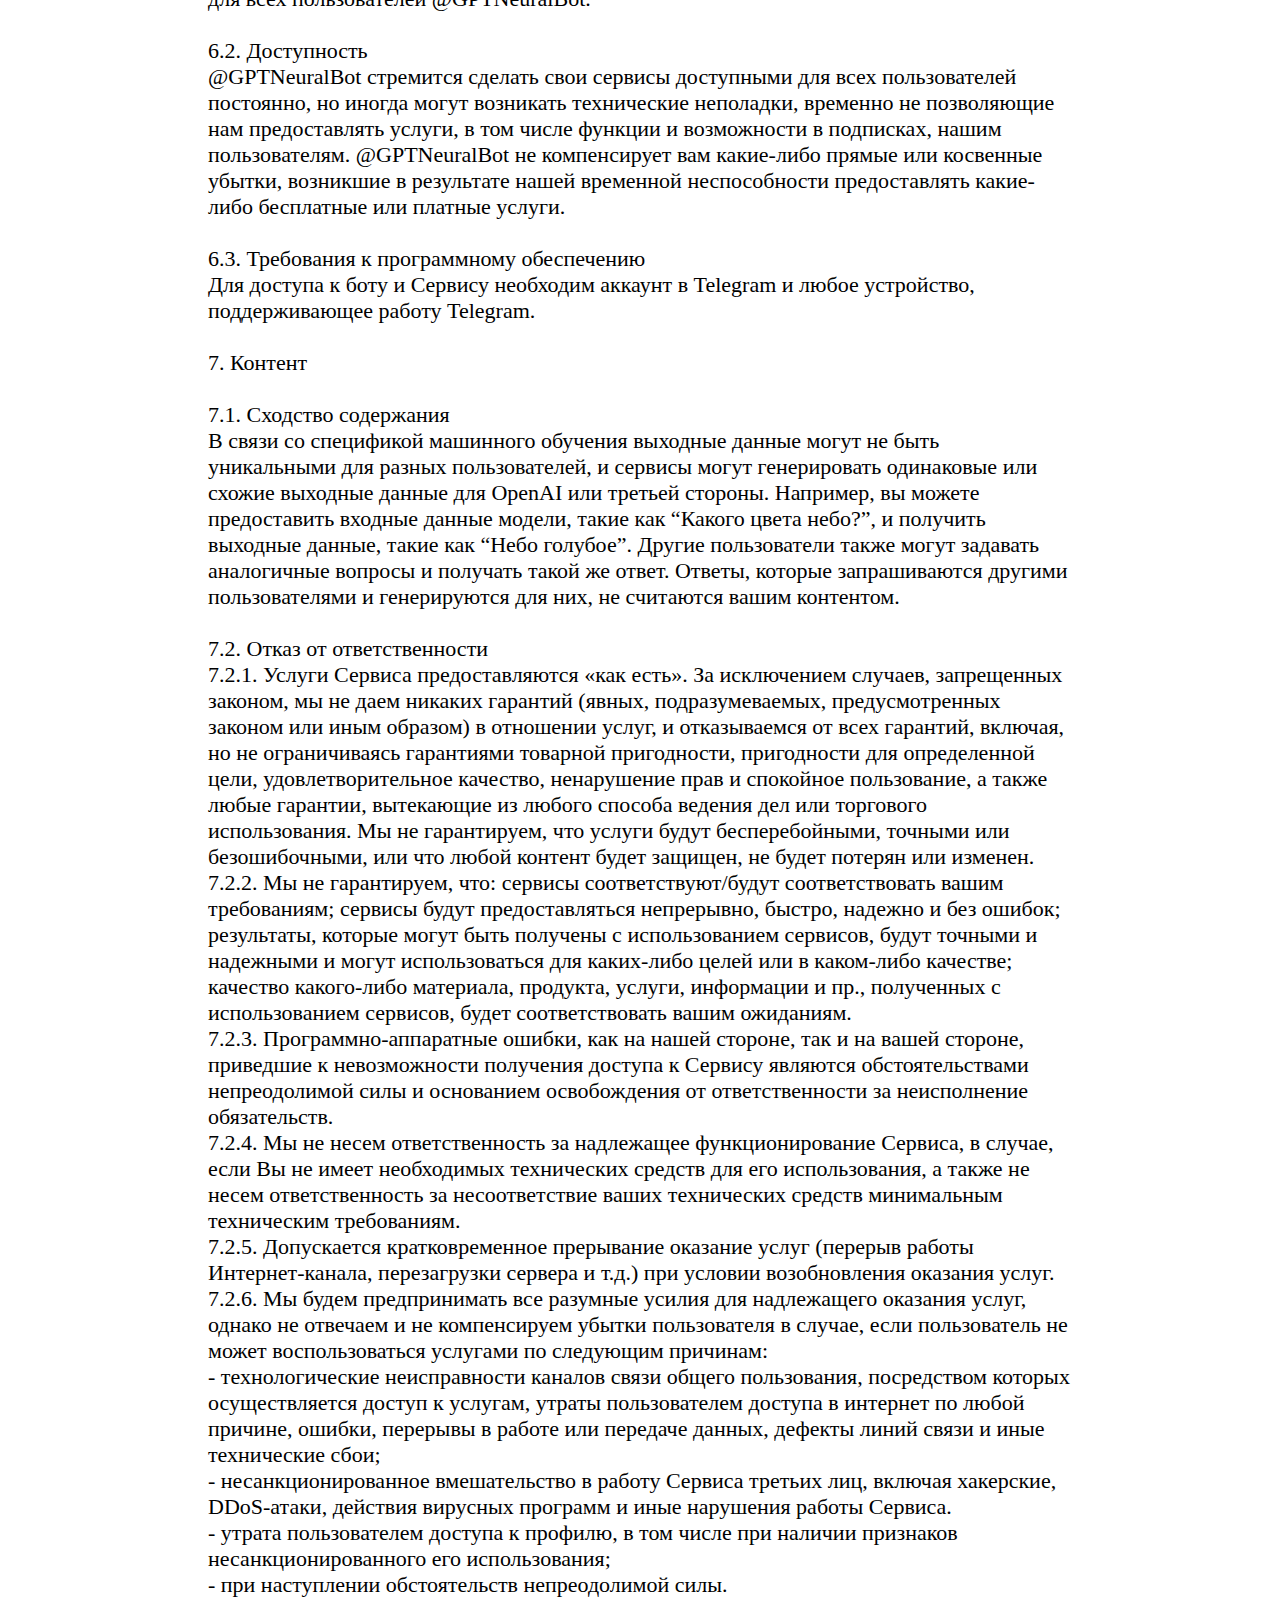
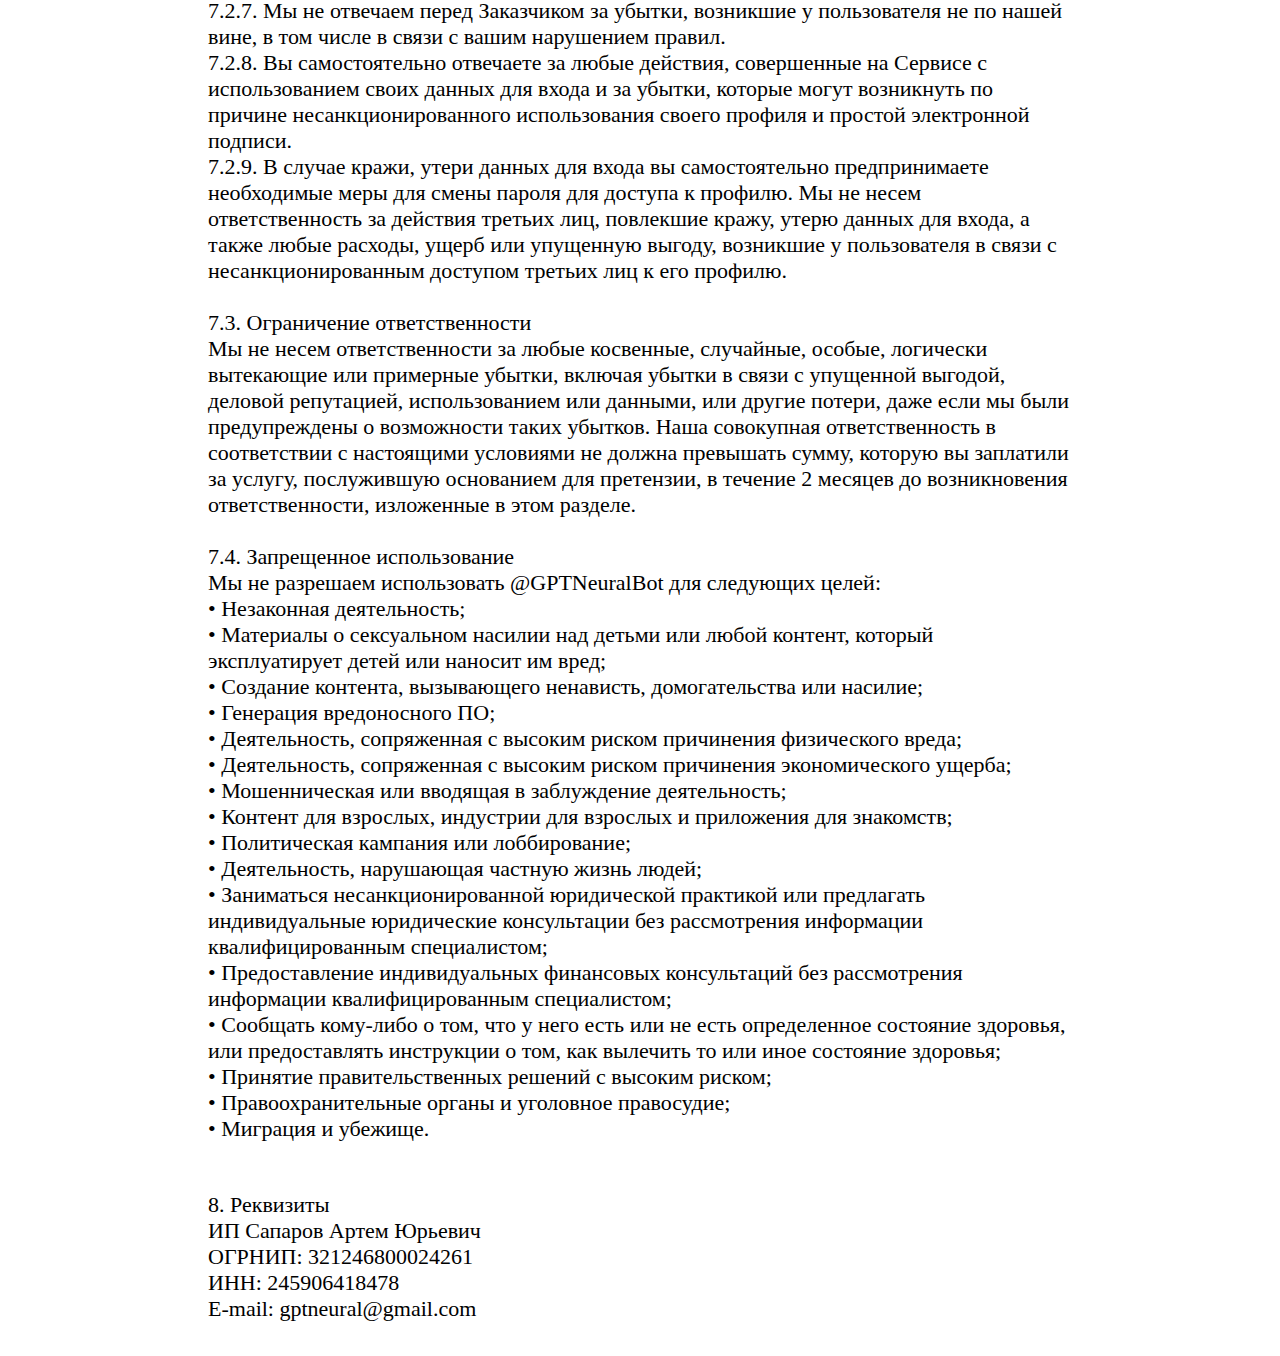
<file: terms-of-use.html>
<!DOCTYPE html>
<html lang="ru">

<head>
    <title>Пользовательское соглашение</title>
    <meta name="viewport" content="width=device-width, initial-scale=1">
    <meta http-equiv="Content-Type" content="text/html; charset=UTF-8">
    <style>
        body {
            padding-top: 0;
            padding-right: 15px;
            padding-left: 15px;
        }

        @media (min-width: 768px) {
            body {
                padding-right: 200px;
                padding-left: 200px;
            }
        }
    </style>
</head>

<body>
    <h1 style="text-align: center;">Пользовательское соглашение</h1>
    <br>
    <p><span style="font-size:22px">Настоящее Соглашение в соответствии со статьей 435 Гражданского кодекса РФ по своей
            форме является офертой (далее по тексту — Соглашение или Оферта), адресованной любому лицу (Заказчик,
            Пользователь), и может быть принято Вами (Заказчик, Пользователь) не иначе как путем присоединения к
            настоящему Соглашению и политике конфиденциальности, размещенной на @GPTNeuralBot, в целом.<br>
            <br>
            Принимая условия настоящего Соглашения, Вы выражаете свое согласие с условиями настоящего Соглашения, а
            также соглашаетесь на обработку персональных данных.<br>
            <br>
            Условия обслуживания<br>
            Подписавшись на @GPTNeuralBot (Сервис), вы (Заказчик, Пользователь) принимаете условия настоящего
            Пользовательского соглашения:<br>
            • Вы можете получить доступ к Сервису, и мы (Исполнитель, Разработчик) предоставляем вам неисключительное
            право на его использование в соответствии с настоящими Условиями. Вы обязуетесь соблюдать настоящие Условия
            и все применимые законы при использовании Сервиса.<br>
            • Мы оставляем за собой право неограниченное число раз обновлять настоящие Условия предоставления услуг.<br>
            • Мы прикладываем разумные усилия для обеспечения круглосуточной доступности Сервиса в обычные рабочие часы.
            Однако возможно, что иногда Сервис может быть недоступен в связи с проведением технического обслуживания или
            другой деятельности по разработке, или в случае форс-мажорных обстоятельств.<br>
            • Вы так же должны следовать условиям использования Open AI (https://openai.com/policies/terms-of-use), и не
            являться жителем стран из списка, который указан в пункте 9(i). Если вы соответствуете этим требованиям, то
            вы должны прекратить использование @GPTNeuralBot.<br>
            • Если вы не согласны с этими Условиями, вы не имеете права получать доступ к Сервису и использовать его, и
            вы должны немедленно прекратить это делать.<br>
            Гражданам стран ЕС, США и Соединенного Королевства должно быть не менее 16 лет, чтобы воспользоваться
            Сервисом.<br>
            <br>
            Условия предоставления услуг доступа @GPTNeuralBot<br>
            Программное обеспечение @GPTNeuralBot работающее в приложении Telegram - это бесплатный Сервис, который
            предоставляет 10 запросов в день (на протяжении 14 дней) для получения информации. Некоторые дополнительные
            функции сервисы, такие как подписка по тарифам «Lite», «Standard», «Premium» и «Ultimate», могут быть
            доступны для покупки в определенных странах, предлагая более расширенные возможности использования
            Сервиса.<br>
            Услуги доступа по подпискам по тарифам «Lite», «Standard», «Premium» и «Ultimate» предоставляются после
            полной оплаты. Настоящее правило может быть изменено путем размещения информации на @GPTNeuralBot.<br>
            <br>
            1. Введение<br>
            @GPTNeuralBot - это Сервис, доступ к которому предоставляется на условиях подписки, с возможностью
            использования различного функционала Сервиса в зависимости от выбранного тарифа. Приобретая подписку «Lite»,
            «Standard», «Premium» или «Ultimate», вы соглашаетесь с тем, что разрешаете повторяющиеся ежемесячные
            платежи, которые будут производиться в @GPTNeuralBot с использованием выбранного вами способа оплаты до тех
            пор, пока подписка не будет отменена вами или @GPTNeuralBot.<br>
            @GPTNeuralBot использует сторонние платежные системы для безопасного облегчения покупки подписок «Lite»,
            «Standard», «Premium» или «Ultimate».<br>
            <br>
            1.1. Оплата<br>
            Вы можете управлять своей подпиской «Lite», «Standard», «Premium» или «Ultimate», перейдя в раздел
            «/subscribe» в Telegram чате c @GPTNeuralBot в вашей учетной записи Telegram. Если ваш способ оплаты
            отклонен, вы должны предоставить новую платежную информацию, иначе выбранная подписка в соответствии с вашим
            тарифом на @GPTNeuralBot будет отменена на дату следующей оплаты.<br>
            Указный ниже список функций может быть изменен при соответствующем уведомлении. Внимательно следите за
            сообщениями, которые вам отправляет @GPTNeuralBot.<br>
            <br>
            Предоставляемые подписки на тарифы:<br>
            Подписка «Lite» означает, что вы соглашаетесь с ежемесячным списанием денежных средств в размере 59 руб. 00
            коп. (пятьдесят девять рублей ноль копеек) с доступным функционалом:<br>
            • 10 запросов в день gpt 3.5;<br>
            • Генерация/изменение 1 изображение в день DALL·E;<br>
            • Обновление бота до новых версий ChatGPT;<br>
            • Поддержка от разработчиков;<br>
            Данный список может быть изменен нами в одностороннем порядке.<br>
            <br>
            Подписка «Standard» означает, что вы соглашаетесь с ежемесячным списанием денежных средств в размере 190
            руб. 00 коп. (сто девяносто рублей ноль копеек) с доступным функционалом:<br>
            • 100 запросов в день gpt 3.5;<br>
            • Генерация/изменение 5 изображений в день DALL·E;<br>
            • Обновление бота до новых версий ChatGPT;<br>
            • Поддержка от разработчиков;<br>
            Данный список может быть изменен нами в одностороннем порядке.<br>
            <br>
            Подписка «Premium» означает, что вы соглашаетесь с ежемесячным списанием денежных средств в размере 390 руб.
            00 коп. (триста девяносто рублей ноль копеек) с доступным функционалом:<br>
            • 200 запросов в день GPT 3.5;</span></p>

    <p><span style="font-size:22px">• Генерация/изменение 10 изображений в день DALL·E;<br>
            • Работает в групповом чате;<br>
            • Обновление бота до новых версий GPT;<br>
            • Поддержка от разработчиков;<br>
            • Помнит больше сообщений для качественного ответа</span></p>

    <p><span style="font-size:22px">Данный список может быть изменен нами в одностороннем порядке.<br>
            <br>
            Подписка «Ultimate» означает, что вы соглашаетесь с ежемесячным списанием денежных средств в размере 890
            руб. 00 коп. (восемьсот девяносто рублей ноль копеек) с доступным функционалом:</span></p>

    <p><span style="font-size:22px">• 20 запросов в день GPT 4<br>
            • 400 запросов в день GPT 3.5</span></p>

    <p><span style="font-size:22px">• Генерация/изменение 20 изображений в день DALL·E;</span></p>

    <p><span style="font-size:22px">• Работает в групповом чате<br>
            • Обновление бота до новых версий GPT<br>
            • Поддержка от разработчиков</span></p>

    <p><span style="font-size:22px">• Помнит больше сообщений для качественного ответа<br>
            Данный список может быть изменен нами в одностороннем порядке.<br>
            <br>
            1.2. Налоги и коэффициенты пересчета<br>
            Пользователи в определенных регионах могут быть обязаны платить местные налоги, сборы или комиссии, которые
            будут рассчитаны и добавлены к общей стоимости покупки. Поставщики платежных услуг могут применять свои
            собственные комиссии и курсы конвертации к платежам в различных валютах. Это находится вне контроля
            @GPTNeuralBot.<br>
            <br>
            2. Политика отмены подписки<br>
            2.1. Отмена подписки<br>
            Вы можете отменить подписку к Сервису @GPTNeuralBot в любое время. Чтобы отменить подписку, следуйте
            инструкциям в разделе «/subscribe» в Telegram чате с @GPTNeuralBot или обратитесь в службу поддержки по
            адресу gptneural@gmail.com. Текущая подписка будет сохранена до даты окончания. После этого, тарифный план
            определенной подписки изменится на бесплатный.<br>
            <br>
            2.1 Возврат средств и эффективная отмена<br>
            Ваша подписка будет оставаться активной до момента отмены до окончания вашего текущего расчетного периода, и
            вы не получите возврат средств или кредит за любые оставшиеся дни в вашем текущем расчетном периоде. По
            истечении срока действия вашей подписки вы потеряете доступ ко всем функциям предоставленным Сервисом в
            соответствии с выбранной подпиской.<br>
            Удаление чата @GPTNeuralBot или остановка работы соответствующего бота в вашем приложении Telegram не
            отменяет вашу подписку.<br>
            <br>
            3. Аннулирование<br>
            <br>
            3.1. Несоблюдение условий<br>
            Несоблюдение Условий предоставления услуг доступа к Сервису @GPTNeuralBot может привести к временному или
            постоянному запрету использования Сервиса @GPTNeuralBot или некоторых его услуг. В таких случаях вы можете
            потерять дополнительный функционал, предоставляемый подписками по тарифу «Lite», «Standard», «Premium» или
            «Ultimate», и мы не компенсируем вам эту потерю.<br>
            <br>
            3.2. Одностороннее прекращение<br>
            @GPTNeuralBot может принять решение прекратить предлагать подписки в любое время, в том числе в ответ на
            непредвиденные обстоятельства, не зависящие от нас, или в соответствии с требованиями закона; в этом случае
            мы аннулируем вашу подписку, и не сможем вернуть оставшуюся предоплаченную абонентскую плату, равную
            оставшемуся неиспользованному сроку подписки.<br>
            <br>
            4. Налоги, сборы и возвраты<br>
            Вы несете ответственность за все применимые налоги, выбранные тарифные планы, передачу данных, плату за
            Интернет и другие сборы, компенсации и комиссии, связанные с использованием вами @GPTNeuralBot.<br>
            Все сборы за покупки возврату не подлежат. Невозможно получить “частичный возврат” или кредит, если
            Пользователь желает досрочно отменить свою повторяющуюся подписку – она будет действительна до окончания
            срока ее действия.<br>
            <br>
            5. Изменения<br>
            <br>
            5.1. Цены и условия<br>
            Хотя мы не ожидаем частых изменений цен по выбранным подпискам «Lite», «Standard», «Premium» и «Ultimate» мы
            оставляем за собой право изменять как настоящие условия, так и сборы, оплаты действующие при продлении вашей
            подписки, с учетом таких факторов, как изменения в нашем бизнесе, различные предложения услуг/продуктов или
            новые экономические условия.<br>
            <br>
            5.2. Предварительное уведомление<br>
            Мы уведомим вас о любых существенных изменениях не менее чем за 10 дней посредством сообщения в ваш чат
            @GPTNeuralBot, и у вас будет возможность отменить подписку до вступления в силу новой платы. Любая переписка
            от команды о подписках «Lite», «Standard», «Premium» и «Ultimate» будет отправляться пользователю через бота
            @GPTNeuralBot.<br>
            <br>
            6. Объем услуг по выбранным подпискам<br>
            <br>
            6.1. Включенные услуги<br>
            Услуги, включенные в подписки «Lite», «Standard», «Premium» и «Ultimate», перечислены в @GPTNeuralBot в
            команде «/subscribe». Периодически мы можем добавлять новые функции и возможности в подписках «Lite»,
            «Standard», «Premium» и «Ultimate». Мы также можем удалить некоторые функции и возможности из существующих
            подписок, если мы больше не можем их предоставлять по юридическим или техническим причинам. Кроме того, в
            будущем некоторые функции и возможности в подписках могут стать бесплатными для всех пользователей
            @GPTNeuralBot.<br>
            <br>
            6.2. Доступность<br>
            @GPTNeuralBot стремится сделать свои сервисы доступными для всех пользователей постоянно, но иногда могут
            возникать технические неполадки, временно не позволяющие нам предоставлять услуги, в том числе функции и
            возможности в подписках, нашим пользователям. @GPTNeuralBot не компенсирует вам какие-либо прямые или
            косвенные убытки, возникшие в результате нашей временной неспособности предоставлять какие-либо бесплатные
            или платные услуги.<br>
            <br>
            6.3. Требования к программному обеспечению<br>
            Для доступа к боту и Сервису необходим аккаунт в Telegram и любое устройство, поддерживающее работу
            Telegram.<br>
            <br>
            7. Контент<br>
            <br>
            7.1. Сходство содержания<br>
            В связи со спецификой машинного обучения выходные данные могут не быть уникальными для разных пользователей,
            и сервисы могут генерировать одинаковые или схожие выходные данные для OpenAI или третьей стороны. Например,
            вы можете предоставить входные данные модели, такие как “Какого цвета небо?”, и получить выходные данные,
            такие как “Небо голубое”. Другие пользователи также могут задавать аналогичные вопросы и получать такой же
            ответ. Ответы, которые запрашиваются другими пользователями и генерируются для них, не считаются вашим
            контентом.<br>
            <br>
            7.2. Отказ от ответственности<br>
            7.2.1. Услуги Сервиса предоставляются «как есть». За исключением случаев, запрещенных законом, мы не даем
            никаких гарантий (явных, подразумеваемых, предусмотренных законом или иным образом) в отношении услуг, и
            отказываемся от всех гарантий, включая, но не ограничиваясь гарантиями товарной пригодности, пригодности для
            определенной цели, удовлетворительное качество, ненарушение прав и спокойное пользование, а также любые
            гарантии, вытекающие из любого способа ведения дел или торгового использования. Мы не гарантируем, что
            услуги будут бесперебойными, точными или безошибочными, или что любой контент будет защищен, не будет
            потерян или изменен.<br>
            7.2.2. Мы не гарантируем, что: сервисы соответствуют/будут соответствовать вашим требованиям; сервисы будут
            предоставляться непрерывно, быстро, надежно и без ошибок; результаты, которые могут быть получены с
            использованием сервисов, будут точными и надежными и могут использоваться для каких-либо целей или в
            каком-либо качестве; качество какого-либо материала, продукта, услуги, информации и пр., полученных с
            использованием сервисов, будет соответствовать вашим ожиданиям.<br>
            7.2.3. Программно-аппаратные ошибки, как на нашей стороне, так и на вашей стороне, приведшие к невозможности
            получения доступа к Сервису являются обстоятельствами непреодолимой силы и основанием освобождения от
            ответственности за неисполнение обязательств.<br>
            7.2.4. Мы не несем ответственность за надлежащее функционирование Сервиса, в случае, если Вы не имеет
            необходимых технических средств для его использования, а также не несем ответственность за несоответствие
            ваших технических средств минимальным техническим требованиям.<br>
            7.2.5. Допускается кратковременное прерывание оказание услуг (перерыв работы Интернет-канала, перезагрузки
            сервера и т.д.) при условии возобновления оказания услуг.<br>
            7.2.6. Мы будем предпринимать все разумные усилия для надлежащего оказания услуг, однако не отвечаем и не
            компенсируем убытки пользователя в случае, если пользователь не может воспользоваться услугами по следующим
            причинам:<br>
            - технологические неисправности каналов связи общего пользования, посредством которых осуществляется доступ
            к услугам, утраты пользователем доступа в интернет по любой причине, ошибки, перерывы в работе или передаче
            данных, дефекты линий связи и иные технические сбои;<br>
            - несанкционированное вмешательство в работу Сервиса третьих лиц, включая хакерские, DDoS-атаки, действия
            вирусных программ и иные нарушения работы Сервиса.<br>
            - утрата пользователем доступа к профилю, в том числе при наличии признаков несанкционированного его
            использования;<br>
            - при наступлении обстоятельств непреодолимой силы.<br>
            7.2.7. Мы не отвечаем перед Заказчиком за убытки, возникшие у пользователя не по нашей вине, в том числе в
            связи с вашим нарушением правил.<br>
            7.2.8. Вы самостоятельно отвечаете за любые действия, совершенные на Сервисе с использованием своих данных
            для входа и за убытки, которые могут возникнуть по причине несанкционированного использования своего профиля
            и простой электронной подписи.<br>
            7.2.9. В случае кражи, утери данных для входа вы самостоятельно предпринимаете необходимые меры для смены
            пароля для доступа к профилю. Мы не несем ответственность за действия третьих лиц, повлекшие кражу, утерю
            данных для входа, а также любые расходы, ущерб или упущенную выгоду, возникшие у пользователя в связи с
            несанкционированным доступом третьих лиц к его профилю.<br>
            <br>
            7.3. Ограничение ответственности<br>
            Мы не несем ответственности за любые косвенные, случайные, особые, логически вытекающие или примерные
            убытки, включая убытки в связи с упущенной выгодой, деловой репутацией, использованием или данными, или
            другие потери, даже если мы были предупреждены о возможности таких убытков. Наша совокупная ответственность
            в соответствии с настоящими условиями не должна превышать сумму, которую вы заплатили за услугу, послужившую
            основанием для претензии, в течение 2 месяцев до возникновения ответственности, изложенные в этом
            разделе.<br>
            <br>
            7.4. Запрещенное использование<br>
            Мы не разрешаем использовать @GPTNeuralBot для следующих целей:<br>
            • Незаконная деятельность;<br>
            • Материалы о сексуальном насилии над детьми или любой контент, который эксплуатирует детей или наносит им
            вред;<br>
            • Создание контента, вызывающего ненависть, домогательства или насилие;<br>
            • Генерация вредоносного ПО;<br>
            • Деятельность, сопряженная с высоким риском причинения физического вреда;<br>
            • Деятельность, сопряженная с высоким риском причинения экономического ущерба;<br>
            • Мошенническая или вводящая в заблуждение деятельность;<br>
            • Контент для взрослых, индустрии для взрослых и приложения для знакомств;<br>
            • Политическая кампания или лоббирование;<br>
            • Деятельность, нарушающая частную жизнь людей;<br>
            • Заниматься несанкционированной юридической практикой или предлагать индивидуальные юридические
            консультации без рассмотрения информации квалифицированным специалистом;<br>
            • Предоставление индивидуальных финансовых консультаций без рассмотрения информации квалифицированным
            специалистом;<br>
            • Сообщать кому-либо о том, что у него есть или не есть определенное состояние здоровья, или предоставлять
            инструкции о том, как вылечить то или иное состояние здоровья;<br>
            • Принятие правительственных решений с высоким риском;<br>
            • Правоохранительные органы и уголовное правосудие;<br>
            • Миграция и убежище.</span></p>

    <p>&nbsp;</p>

    <p><span style="font-size:22px">8. Реквизиты<br>
            ИП Сапаров Артем Юрьевич<br>
            ОГРНИП: 321246800024261<br>
            ИНН: 245906418478<br>
            E-mail: gptneural@gmail.com</span><br>
        &nbsp;</p>


</body>

</html>
</file>
<file: assets/css/style.css>
@import url('https://fonts.googleapis.com/css2?family=PT+Sans:ital,wght@0,400;0,700;1,400;1,700&display=swap');
@import url('https://fonts.googleapis.com/css2?family=Open+Sans:ital,wght@0,300..800;1,300..800&display=swap');

* {
    margin: 0;
    padding: 0;
    box-sizing: border-box;
    text-decoration: none;
}

body {
    background-color: #f2f2f2;
}

.banner {
    width: 100%;
    background-image: linear-gradient(0deg, rgba(0, 0, 0, 0.45), rgba(0, 0, 0, 0.45)), url('../images/banner-bg.webp');
    background-position: 50% 50%;
    background-repeat: no-repeat;
    background-size: cover;
    padding: 60px 20px 30px 20px;
    min-height: 479px;
}

.banner .text-content {
    max-width: 826px;
    margin: auto;
}

.banner .text-content h2.title {
    font-family: 'PT Sans', sans-serif !important;
    font-size: 4.5rem;
    font-weight: 700;
    line-height: 1.1;
    text-align: center;
    color: #fff;
    word-wrap: break-word;
    position: relative;
}

.banner .text-content p.info {
    font-family: 'Open Sans', sans-serif;
    font-size: 1.25rem;
    text-align: center;
    line-height: 32px;
    color: #fff;
    word-wrap: break-word;
    position: relative;
    margin-top: 15px;
}

.banner .text-content p.info:nth-child(2) {
    margin-top: 58px;
}

.banner .text-content h2.title img {
    width: 49px;
    height: 49px;
    transform: scaleX(-1);
    object-fit: contain;
    transform-origin: center center;
}

.gpt-cards-content {
    padding-top: 30px;
    padding-bottom: 59px;
}

.gpt-cards-content .gpt-cards {
    display: grid;
    grid-template-columns: repeat(2, calc(50% - 10px));
    gap: 20px;
    width: 100%;
    max-width: 868px;
    margin: auto;
}

.gpt-cards-content .gpt-cards .card {
    background-color: #fff;
    border-radius: 20px;
    padding: 19px 19px 16px;
}

.gpt-cards-content .gpt-cards .card img {
    width: 100%;
    border-radius: 20px;
    object-position: bottom center;
}

.gpt-cards-content .gpt-cards .card h2.title {
    font-family: 'PT Sans', sans-serif;
    text-transform: none;
    font-weight: 700;
    font-size: 1.75rem;
    line-height: 28.8px;
    color: #1e98dc;
    text-align: center;
    margin-top: 30px;
    flex-shrink: 0;
}

.gpt-cards-content .gpt-cards .card p.info {
    font-family: 'Open Sans', sans-serif;
    font-size: 1.25rem;
    line-height: 1.8;
    color: #4d4d4d;
    text-align: center;
    margin-top: 24px;
}

.telegram-bot-content {
    width: 100%;
}

.telegram-bot-content .telegram-bot-title {
    width: 100%;
    max-width: 866px;
    height: 60px;
    background-color: #fff;
    border-radius: 21px;
    margin: 0 auto 46px auto;
    display: flex;
    justify-content: center;
    align-items: center;
}

.telegram-bot-content .telegram-bot-title h2.title {
    font-family: 'PT Sans', sans-serif;
    text-transform: none;
    font-weight: 700;
    font-size: 1.75rem;
    line-height: 28.8px;
    color: #1e98dc;
    text-align: center;
}

/* .slide-content {} */

.slide-content .slide-box {
    position: relative;
    width: 100%;
    max-width: 866px;
    margin: auto;
}

.slide-content .slide-box .slide-wrapper {
    overflow-x: scroll;
    overflow-y: hidden;
}

.slide-content .slide-box .slide-wrapper::-webkit-scrollbar {
    height: 0;
}

.slide-content .slide-box .slide-wrapper .slide-max-content {
    display: flex;
    gap: 13px;
}

.slide-content .slide-box .slide-wrapper .slide-max-content img {
    width: 375px;
}

.slide-content .slide-box .navigation-slide {
    position: absolute;
    top: 50%;
    transform: translateY(-50%);
    pointer-events: none;
    padding: 0 10px;
    width: 100%;
    display: flex;
    justify-content: space-between;
    align-items: center;
}

.slide-content .slide-box .navigation-slide a.navig-button {
    width: 40px;
    height: 40px;
    display: flex;
    justify-content: center;
    align-items: center;
    background-color: #1a1a1a;
    opacity: 0.7;
    border-radius: 50%;
    pointer-events: visible;
}

.slide-content .slide-box .navigation-slide a.navig-button img {
    width: 20px;
    height: 20px;
    object-fit: cover;
}

.gift-content {
    margin-top: 60px;
}

.gift-content .gift-blog {
    width: 100%;
    max-width: 866px;
    margin: auto auto auto auto;
    background-color: #fff;
    padding: 30px;
    border-radius: 20px;
    display: flex;
    flex-direction: column;
    align-items: center;
}

.gift-content .gift-blog img {
    width: 52px;
    height: 52px;
    margin: 6px;
}

.gift-content .gift-blog h2.title {
    font-family: 'PT Sans', sans-serif;
    text-transform: none;
    font-weight: 700;
    font-size: 1.75rem;
    line-height: 28.8px;
    margin: 17px 0 0 0;
    color: #1e98dc;
    text-align: center;
}

.gift-content .gift-blog p.info {
    font-family: 'Open Sans', sans-serif;
    font-size: 1.25rem;
    line-height: 1.8;
    margin: 28px 0 0 0;
    color: #4d4d4d;
    text-align: center;
    word-wrap: break-word;
}

.gift-content .gift-blog a.btn {
    font-family: 'PT Sans', sans-serif;
    color: #fff;
    background-color: #1e98dc;
    font-size: 1.125rem;
    background-image: none;
    font-weight: 700;
    margin: 28px auto 0;
    height: 52.8px;
    padding: 12px 23px 12px 22px;
    border-radius: 18px;
}

.gift-content .gift-blog a.btn:hover {
    background-color: #7eb9f0;
}

.footer .footer-text p {
    font-family: 'Open Sans', sans-serif;
    text-align: center;
    font-size: .625rem;
    margin: 46px auto;
    color: #111;
    min-width: max-content;
}

.footer .footer-text p a {
    color: #111;
}


@media (max-width: 991px) {
    .banner .text-content {
        width: 100%;
        max-width: 720px;
    }

    .banner .text-content h2.title {
        font-size: 3.75rem;
    }

    .banner .text-content p.info:nth-child(2) {
        margin-top: 54px;
    }

    .gpt-cards-content .gpt-cards {
        max-width: 720px;
    }

    .gpt-cards-content .gpt-cards .card h2.title {
        font-size: 1.25rem;
        width: auto;
        margin-top: 20px;
    }

    .gpt-cards-content .gpt-cards .card p.info {
        font-size: .875rem;
        margin-top: 20px;
    }

    .telegram-bot-content .telegram-bot-title {
        max-width: 720px;
    }

    .telegram-bot-content .telegram-bot-title h2.title {
        font-size: 1.25rem;
    }

    .slide-content .slide-box {
        max-width: 720px;
    }

    .gift-content .gift-blog {
        max-width: 720px;
    }

    .gift-content .gift-blog h2.title {
        font-size: 1.25rem;
        width: auto;
    }
}

@media (max-width: 767px) {
    .gpt-cards-content .gpt-cards {
        max-width: 540px;
        grid-template-columns: auto;
    }

    .telegram-bot-content .telegram-bot-title {
        max-width: 540px;
    }

    .slide-content .slide-box {
        max-width: 540px;
    }

    .gift-content .gift-blog {
        max-width: 540px;
    }
}

@media (max-width: 575px) {
    .banner {
        padding-top: 40px;
        padding-bottom: 40px;
        min-height: 0px;
    }

    .banner .text-content h2.title {
        font-size: 2.125rem;
    }

    .banner .text-content h2.title img {
        width: 30px;
        height: 30px;
    }

    .banner .text-content p.info:nth-child(2) {
        margin-top: 30px;
    }

    .banner .text-content p.info {
        margin-left: auto;
        margin-right: auto;
        width: 100%;
        max-width: 340px;
    }

    .banner .text-content p.info:nth-child(3) {
        display: none;
    }

    .gpt-cards-content .gpt-cards {
        max-width: 340px;
    }

    .telegram-bot-content .telegram-bot-title {
        max-width: 340px;
    }

    .slide-content .slide-box {
        max-width: 340px;
    }

    .gift-content .gift-blog {
        max-width: 340px;
    }
}
</file>
